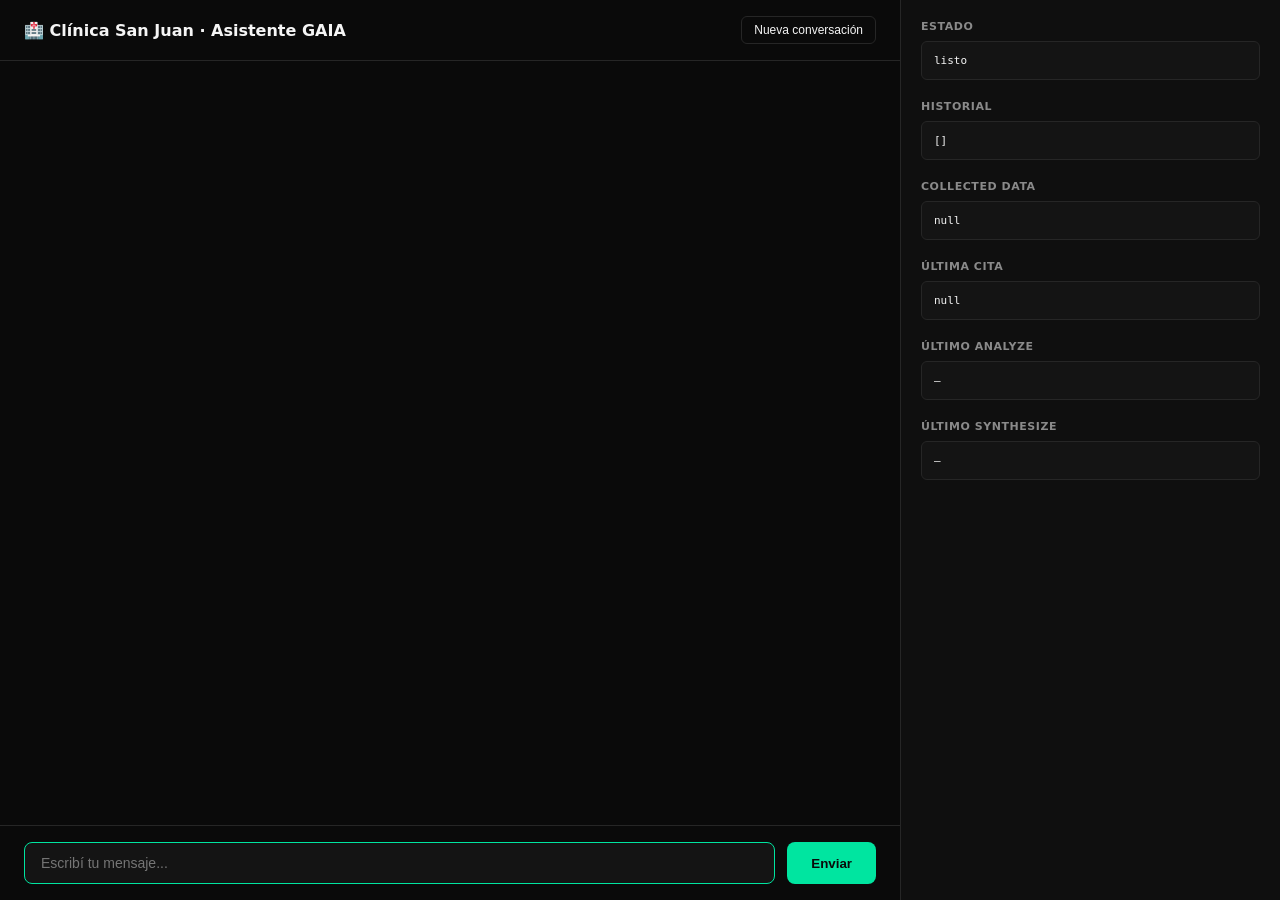
<file: examples/clinic_bot.html>
<!DOCTYPE html>
<html lang="es">
<head>
<meta charset="UTF-8">
<title>Clínica · GAIA Playground</title>
<style>
  * { box-sizing: border-box; margin: 0; padding: 0; }
  body {
    font-family: -apple-system, system-ui, sans-serif;
    background: #0A0A0A; color: #F5F5F5;
    height: 100vh; display: grid;
    grid-template-columns: 1fr 380px;
  }
  .chat { display: flex; flex-direction: column; height: 100vh; }
  .chat-header {
    padding: 16px 24px; border-bottom: 1px solid #262626;
    display: flex; justify-content: space-between; align-items: center;
  }
  .chat-header h1 { font-size: 16px; font-weight: 600; }
  .chat-header button {
    background: transparent; border: 1px solid #262626; color: #F5F5F5;
    padding: 6px 12px; border-radius: 6px; cursor: pointer; font-size: 12px;
  }
  .chat-header button:hover { background: #1A1A1A; }
  .messages { flex: 1; overflow-y: auto; padding: 24px; display: flex; flex-direction: column; gap: 12px; }
  .msg { max-width: 70%; padding: 12px 16px; border-radius: 12px; line-height: 1.5; font-size: 14px; white-space: pre-wrap; }
  .msg.user { align-self: flex-end; background: #00E5A0; color: #0A0A0A; }
  .msg.assistant { align-self: flex-start; background: #1A1A1A; }
  .msg.system { align-self: center; background: transparent; color: #8A8A8A; font-size: 11px; text-align: center; }
  .input-area { padding: 16px 24px; border-top: 1px solid #262626; display: flex; gap: 12px; }
  .input-area input {
    flex: 1; background: #141414; border: 1px solid #262626;
    color: #F5F5F5; padding: 12px 16px; border-radius: 8px; outline: none;
    font-size: 14px;
  }
  .input-area input:focus { border-color: #00E5A0; }
  .input-area button {
    background: #00E5A0; color: #0A0A0A; border: none;
    padding: 12px 24px; border-radius: 8px; font-weight: 600; cursor: pointer;
  }
  .input-area button:disabled { opacity: 0.5; cursor: not-allowed; }
  .sidebar { background: #0F0F0F; border-left: 1px solid #262626; overflow-y: auto; padding: 20px; }
  .sidebar h3 { font-size: 11px; text-transform: uppercase; color: #8A8A8A; margin: 20px 0 8px; letter-spacing: 0.05em; }
  .sidebar h3:first-child { margin-top: 0; }
  .sidebar pre {
    background: #141414; border: 1px solid #262626; padding: 12px;
    border-radius: 6px; font-family: ui-monospace, monospace; font-size: 11px;
    overflow-x: auto; white-space: pre-wrap; word-break: break-all;
    max-height: 200px; overflow-y: auto;
  }
</style>
</head>
<body>

<div class="chat">
  <div class="chat-header">
    <h1>🏥 Clínica San Juan · Asistente GAIA</h1>
    <button onclick="resetSession()">Nueva conversación</button>
  </div>
  <div class="messages" id="messages"></div>
  <div class="input-area">
    <input id="input" placeholder="Escribí tu mensaje..." onkeypress="if(event.key==='Enter') sendMessage()">
    <button id="sendBtn" onclick="sendMessage()">Enviar</button>
  </div>
</div>

<div class="sidebar">
  <h3>Estado</h3>
  <pre id="debug-state">listo</pre>
  <h3>Historial</h3>
  <pre id="debug-history">[]</pre>
  <h3>Collected Data</h3>
  <pre id="debug-collected">null</pre>
  <h3>Última cita</h3>
  <pre id="debug-appointment">null</pre>
  <h3>Último Analyze</h3>
  <pre id="debug-analyze">—</pre>
  <h3>Último Synthesize</h3>
  <pre id="debug-synthesize">—</pre>
</div>

<script>
// ---------- Estado del cliente ----------
let sessionId = crypto.randomUUID();
let history = [];
let collectedData = null;
let lastAppointment = null;

// ===================================================================
// CATÁLOGO DE FUNCIONES DEL CLIENTE
// ===================================================================
const CONTRACTS = {
  "create_appointment":     { required: ["date", "doctor"] },
  "cancel_appointment":     { required: ["appointment_id"] },
  "reschedule_appointment": { required: ["appointment_id", "date"] },
  "list_appointments":      { required: [] },
  "get_appointment":        { required: ["appointment_id"] },
  "list_appointments_by_patient": { required: ["patient"] },
  "list_my_appointments":   { required: [] },

  "list_doctors":           { required: [] },
  "list_doctors_by_specialty": { required: ["specialty"] },
  "get_doctor_schedule":    { required: ["doctor", "date"] },
  "get_doctor_info":        { required: ["doctor"] },
  "get_doctor_availability": { required: ["doctor"] },
  "list_specialties":       { required: [] },

  "search_patient":         { required: ["query"] },
  "get_patient":            { required: ["patient"] },
  "create_patient":         { required: ["name", "document"] },
  "update_patient":         { required: ["patient"] },
  "list_patients":          { required: [] },
  "get_patient_history":    { required: ["patient"] },

  "list_services":          { required: [] },
  "list_prices":            { required: [] },
  "get_service_price":      { required: ["service"] },
  "list_lab_studies":       { required: [] },
  "get_lab_result":         { required: ["study_id"] },
  "request_lab_study":      { required: ["patient", "study"] },

  "get_daily_billing":      { required: ["date"] },
  "get_monthly_billing":    { required: ["period"] },
  "get_patient_invoices":   { required: ["patient"] },
  "get_invoice":            { required: ["invoice_id"] },
  "list_unpaid_invoices":   { required: [] },

  "get_client_balance":     { required: ["client"] },
  "register_payment":       { required: ["invoice_id", "amount"] },
  "get_payment_methods":    { required: [] },

  "get_prescription":       { required: ["prescription_id"] },
  "list_patient_prescriptions": { required: ["patient"] },
  "send_prescription":      { required: ["patient", "medication"] },

  "get_availability":       { required: ["date"] },
  "get_availability_by_doctor": { required: ["doctor", "date"] },

  "get_clinic_info":        { required: [] },
  "get_clinic_location":    { required: [] },
  "get_clinic_hours":       { required: [] },
  "get_clinic_contact":     { required: [] },
  "get_clinic_services":    { required: [] },
  "get_clinic_insurance":   { required: [] },

  "list_clients":           { required: [] },
};

// ===================================================================
// ALIASES
// ===================================================================
const FUNCTION_ALIASES = {
  // "Mi cita"
  "query_appointment":            "list_my_appointments",
  "get_my_appointment":           "list_my_appointments",
  "get_my_appointments":          "list_my_appointments",
  "query_my_appointment":         "list_my_appointments",
  "when_is_my_appointment":       "list_my_appointments",
  "get_appointment_info":         "list_my_appointments",
  "get_appointment_details":      "list_my_appointments",
  "check_my_appointment":         "list_my_appointments",
  "get_next_appointment":         "list_my_appointments",
  "get_my_next_appointment":      "list_my_appointments",
  "query_next_appointment":       "list_my_appointments",
  "get_appointment_date":         "list_my_appointments",
  "get_my_appointment_date":      "list_my_appointments",
  "query_my_appointment_date":    "list_my_appointments",
  "check_appointment":            "list_my_appointments",
  "get_scheduled_appointment":    "list_my_appointments",

  // Precios
  "get_cost":                     "list_prices",
  "query_cost":                   "list_prices",
  "get_costs":                    "list_prices",
  "get_price":                    "list_prices",
  "query_price":                  "list_prices",
  "get_prices":                   "list_prices",
  "query_prices":                 "list_prices",
  "get_pricing":                  "list_prices",
  "query_pricing":                "list_prices",
  "get_fees":                     "list_prices",
  "query_fees":                   "list_prices",
  "get_rates":                    "list_prices",
  "get_tariff":                   "list_prices",
  "get_tarifas":                  "list_prices",
  "query_tarifas":                "list_prices",
  "get_costos":                   "list_prices",
  "query_costos":                 "list_prices",
  "get_precios":                  "list_prices",
  "query_precios":                "list_prices",

  // Clínica
  "get_location":                 "get_clinic_location",
  "query_location":               "get_clinic_location",
  "get_address":                  "get_clinic_location",
  "query_address":                "get_clinic_location",
  "where_is_clinic":              "get_clinic_location",
  "get_hours":                    "get_clinic_hours",
  "query_hours":                  "get_clinic_hours",
  "get_opening_hours":            "get_clinic_hours",
  "get_contact":                  "get_clinic_contact",
  "query_contact":                "get_clinic_contact",
  "get_phone":                    "get_clinic_contact",
  "get_clinic_phone":             "get_clinic_contact",
  "get_info":                     "get_clinic_info",
  "query_info":                   "get_clinic_info",
  "get_clinic_details":           "get_clinic_info",
  "get_insurance":                "get_clinic_insurance",
  "query_insurance":              "get_clinic_insurance",
  "list_insurance":               "get_clinic_insurance",

  // Disponibilidad
  "get_availability_date":        "get_doctor_availability",
  "get_availability_doctor":      "get_doctor_availability",
  "query_availability":           "get_doctor_availability",
  "get_doctor_availability_date": "get_doctor_availability",
  "check_doctor_availability":    "get_doctor_availability",

  // Existencia de doctor
  "check_doctor":                 "get_doctor_info",
  "query_doctor_existence":       "get_doctor_info",
  "check_doctor_exists":          "get_doctor_info",
  "doctor_exists":                "get_doctor_info",

  // Listas
  "get_doctors":                  "list_doctors",
  "query_doctors":                "list_doctors",
  "get_specialties":              "list_specialties",
  "query_specialties":            "list_specialties",
  "get_services":                 "list_services",
  "query_services":               "list_services",

  // Agendamiento
  "schedule_appointment":         "create_appointment",
  "book_appointment":             "create_appointment",
  "make_appointment":             "create_appointment",
};

// ===================================================================
// OVERRIDE: detección por palabras clave en el mensaje del usuario.
// Si el mensaje matchea un patrón, se fuerza la función, sin importar
// lo que el Planner haya inventado.
// ===================================================================
const KEYWORD_OVERRIDES = [
  // Mi cita
  { patterns: ["mi cita", "mi turno", "mis citas", "mis turnos",
               "mi proxima cita", "mi próxima cita", "mi siguiente cita",
               "cuando es mi", "cuándo es mi", "cuando tengo", "cuándo tengo",
               "que dia es mi", "qué día es mi", "que dia tengo", "qué día tengo",
               "cuando me toca", "cuándo me toca"],
    function: "list_my_appointments" },

  // Precios
  { patterns: ["cuanto cuesta", "cuánto cuesta", "cuanto sale", "cuánto sale",
               "cuanto vale", "cuánto vale", "cuanto es", "cuánto es",
               "precio", "precios", "tarifa", "tarifas", "costo", "costos",
               "cuanto cobran", "cuánto cobran"],
    function: "list_prices" },

  // Ubicación
  { patterns: ["donde queda", "dónde queda", "donde esta", "dónde está",
               "donde se encuentra", "dónde se encuentra", "ubicacion", "ubicación",
               "direccion", "dirección"],
    function: "get_clinic_location" },

  // Horarios
  { patterns: ["horario", "horarios", "a que hora abren", "a qué hora abren",
               "a que hora cierran", "a qué hora cierran", "cuando abren", "cuándo abren"],
    function: "get_clinic_hours" },

  // Contacto
  { patterns: ["telefono", "teléfono", "numero de telefono", "número de teléfono",
               "whatsapp", "email", "correo", "contacto"],
    function: "get_clinic_contact" },

  // Obras sociales
  { patterns: ["obra social", "obras sociales", "aceptan ips", "trabajan con ips",
               "convenio", "convenios", "cobertura", "seguro medico", "seguro médico"],
    function: "get_clinic_insurance" },

  // Doctores
  { patterns: ["que doctores", "qué doctores", "que medicos", "qué médicos",
               "lista de doctores", "lista de medicos", "lista de médicos"],
    function: "list_doctors" },

  // Especialidades
  { patterns: ["que especialidades", "qué especialidades", "especialidades"],
    function: "list_specialties" },

  // Servicios
  { patterns: ["que servicios", "qué servicios", "servicios que ofrecen"],
    function: "list_services" },

  // Info general
  { patterns: ["informacion de la clinica", "información de la clínica",
               "sobre la clinica", "sobre la clínica"],
    function: "get_clinic_info" },
];

function detectOverride(message) {
  const m = message.toLowerCase();
  for (const override of KEYWORD_OVERRIDES) {
    for (const pattern of override.patterns) {
      if (m.includes(pattern)) {
        return override.function;
      }
    }
  }
  return null;
}

// ===================================================================
// PLACEHOLDERS
// ===================================================================
const PLACEHOLDERS = new Set([
  "doctor", "médico", "medico", "paciente", "cliente", "usuario",
  "value", "valor", "dato", "unknown", "desconocido",
  "n/a", "na", "null", "undefined", "none", "ninguno",
  "specialty", "especialidad", "service", "servicio",
  "date", "fecha", "time", "hora", "name", "nombre",
  "location", "ubicacion", "ubicación", "lugar",
  "cost", "costo", "price", "precio",
]);

function isPlaceholder(value) {
  if (typeof value !== "string") return false;
  return PLACEHOLDERS.has(value.trim().toLowerCase());
}

function resolveFunctionName(name) {
  if (!name) return name;
  if (name in CONTRACTS) return name;
  if (name in FUNCTION_ALIASES) return FUNCTION_ALIASES[name];
  return name;
}

// ===================================================================
// ERP SIMULADO
// ===================================================================
function executeFunction(functionName, parameters) {
  console.log("[execute]", functionName, parameters);

  switch (functionName) {
    case "create_appointment": {
      lastAppointment = {
        id: "APT-" + Math.floor(1000 + Math.random() * 9000),
        date: parameters.date,
        doctor: parameters.doctor,
        status: "confirmada",
        createdAt: new Date().toISOString()
      };
      return `OK. Cita agendada para ${parameters.date} con el doctor ${parameters.doctor}. ID: ${lastAppointment.id}.`;
    }
    case "cancel_appointment":
      lastAppointment = null;
      return `OK. La cita ${parameters.appointment_id} fue cancelada.`;
    case "reschedule_appointment":
      if (lastAppointment) lastAppointment.date = parameters.date;
      return `OK. La cita ${parameters.appointment_id} fue reprogramada para ${parameters.date}.`;
    case "list_appointments":
      return "Próximas citas: Dr. Ramirez lunes 8:00, Dra. Lopez martes 10:00, Dr. Fernandez miércoles 15:00.";
    case "get_appointment":
      return `Cita ${parameters.appointment_id}: Dr. Ramirez, lunes 8:00, Consultorio 3.`;
    case "list_appointments_by_patient":
      return `El paciente ${parameters.patient} tiene 2 citas próximas: 20/10 y 27/10.`;
    case "list_my_appointments": {
      if (lastAppointment) {
        return `Tu próxima cita es el ${lastAppointment.date} con el doctor ${lastAppointment.doctor}. ID: ${lastAppointment.id}. Estado: ${lastAppointment.status}.`;
      }
      return "No tenés citas agendadas actualmente. ¿Querés agendar una?";
    }
    case "list_doctors":
      return "Dr. Ramirez (Cardiología), Dra. Lopez (Pediatría), Dr. Fernandez (Clínica Médica), Dra. Gimenez (Dermatología).";
    case "list_doctors_by_specialty":
      return `Especialistas en ${parameters.specialty}: Dr. Ramirez, Dra. Gimenez.`;
    case "get_doctor_schedule":
      return `El Dr. ${parameters.doctor} tiene disponibilidad los lunes y miércoles de 8:00 a 12:00.`;
    case "get_doctor_info":
      return `Sí, el Dr. ${parameters.doctor} existe en el sistema. Es especialista con 15 años de experiencia, atiende en el consultorio 3.`;
    case "get_doctor_availability":
      return `El Dr. ${parameters.doctor} tiene disponibilidad: lunes 8:00-12:00, miércoles 8:00-12:00, viernes 14:00-18:00.`;
    case "list_specialties":
      return "Cardiología, Pediatría, Clínica Médica, Dermatología, Traumatología, Ginecología.";
    case "search_patient":
      return `Encontré 1 paciente que coincide con "${parameters.query}": Juan Ramirez, CI 1.234.567.`;
    case "get_patient":
      return `Paciente ${parameters.patient}: Juan Ramirez, 45 años, obra social IPS.`;
    case "create_patient":
      return `OK. Paciente ${parameters.name} creado con documento ${parameters.document}.`;
    case "update_patient":
      return `OK. Datos del paciente ${parameters.patient} actualizados.`;
    case "list_patients":
      return "Total de pacientes activos: 1.240.";
    case "get_patient_history":
      return `El paciente ${parameters.patient} tiene 5 consultas previas. Última: 12/09/2026 (control).`;
    case "list_services":
      return "Servicios: Consultas médicas, Estudios de laboratorio, Vacunación, Ecografías, Rayos X, Urgencias.";
    case "list_prices":
      return "Precios generales: Consulta médica 50.000 Gs., Estudios de laboratorio 80.000 Gs., Vacunación 30.000 Gs., Ecografía 120.000 Gs., Rayos X 100.000 Gs., Urgencia 70.000 Gs.";
    case "get_service_price":
      return `El precio de "${parameters.service}" es 80.000 Gs.`;
    case "list_lab_studies":
      return "Estudios disponibles: Hemograma, Glucemia, Perfil lipídico, Orina completo, Radiografía de tórax.";
    case "get_lab_result":
      return `Estudio ${parameters.study_id}: Hemograma dentro de parámetros normales (12/10/2026).`;
    case "request_lab_study":
      return `OK. Solicitado estudio "${parameters.study}" para el paciente ${parameters.patient}.`;
    case "get_daily_billing":
      return "150000";
    case "get_monthly_billing":
      return "4500000";
    case "get_patient_invoices":
      return `El paciente ${parameters.patient} tiene 3 facturas: 50.000, 80.000 y 120.000 Gs.`;
    case "get_invoice":
      return `Factura ${parameters.invoice_id}: 50.000 Gs., pagada el 12/10/2026.`;
    case "list_unpaid_invoices":
      return "Hay 12 facturas impagas por un total de 850.000 Gs.";
    case "get_client_balance":
      return "500000";
    case "register_payment":
      return `OK. Pago registrado: ${parameters.amount} Gs. sobre la factura ${parameters.invoice_id}.`;
    case "get_payment_methods":
      return "Métodos aceptados: efectivo, transferencia, tarjeta de crédito, tarjeta de débito.";
    case "get_prescription":
      return `Receta ${parameters.prescription_id}: Ibuprofeno 400mg cada 8 horas por 3 días.`;
    case "list_patient_prescriptions":
      return `El paciente ${parameters.patient} tiene 2 recetas vigentes.`;
    case "send_prescription":
      return `OK. Receta de ${parameters.medication} enviada al paciente ${parameters.patient}.`;
    case "get_availability":
      return `Disponibilidad para ${parameters.date}: 8:00, 9:30, 11:00, 15:00, 16:30.`;
    case "get_availability_by_doctor":
      return `El Dr. ${parameters.doctor} tiene libre: 8:00, 9:30 y 15:00 el ${parameters.date}.`;
    case "get_clinic_info":
      return "Clínica San Juan — fundada en 1995, con más de 25 especialidades médicas. Atendemos de lunes a sábado de 7:00 a 20:00.";
    case "get_clinic_location":
      return "La Clínica San Juan está ubicada en Av. Mcal. López 1234, casi esquina Brasil, Asunción.";
    case "get_clinic_hours":
      return "Horarios de atención: Lunes a viernes de 7:00 a 20:00, sábados de 8:00 a 13:00. Urgencias 24 horas.";
    case "get_clinic_contact":
      return "Contacto: Teléfono (021) 234-5678, WhatsApp +595 981 123-456, email contacto@clinicasanjuan.com.py.";
    case "get_clinic_services":
      return "Ofrecemos consultas médicas, estudios de laboratorio, ecografías, rayos X, vacunación, y atención de urgencias.";
    case "get_clinic_insurance":
      return "Trabajamos con: IPS, Sanitas, Asismed, La Consolidada, y también atención particular.";
    case "list_clients":
      return '[{"name":"Juan Ramirez"},{"name":"Maria Lopez"},{"name":"Carlos Gimenez"}]';
    default:
      return `ERROR: función '${functionName}' no encontrada`;
  }
}

// ---------- Utilidades ----------
function now() { return new Date().toISOString(); }

function renderMessages() {
  const el = document.getElementById("messages");
  el.innerHTML = "";
  for (const m of history) {
    const div = document.createElement("div");
    div.className = "msg " + m.role;
    if (m.role === "assistant") {
      div.textContent = m.content || m.summary || "";
    } else {
      div.textContent = m.content;
    }
    el.appendChild(div);
  }
  el.scrollTop = el.scrollHeight;
  updateDebug();
}

function updateDebug() {
  document.getElementById("debug-history").textContent   = JSON.stringify(history, null, 2);
  document.getElementById("debug-collected").textContent = JSON.stringify(collectedData, null, 2);
  document.getElementById("debug-appointment").textContent = JSON.stringify(lastAppointment, null, 2);
}

function setState(s) {
  document.getElementById("debug-state").textContent = s;
}

function resetSession() {
  sessionId = crypto.randomUUID();
  history = [];
  collectedData = null;
  lastAppointment = null;
  document.getElementById("debug-analyze").textContent    = "—";
  document.getElementById("debug-synthesize").textContent = "—";
  renderMessages();
  setState("listo");
}

// ---------- Flujo principal ----------
async function sendMessage() {
  const input = document.getElementById("input");
  const btn = document.getElementById("sendBtn");
  const message = input.value.trim();
  if (!message) return;

  input.value = "";
  input.disabled = true;
  btn.disabled = true;

  history.push({ role: "user", content: message, timestamp: now() });
  renderMessages();

  try {
    setState("analizando...");
    const analysis = await postJSON("/v1/analyze", {
      session_id: sessionId,
      message,
      collected_data: collectedData,
      history: history.map(toLLMEntry),
      available_functions: Object.keys(CONTRACTS)
    });
    document.getElementById("debug-analyze").textContent = JSON.stringify(analysis, null, 2);

    // 1. OVERRIDE por palabras clave (máxima prioridad)
    const override = detectOverride(message);
    let resolvedFunction;
    if (override) {
      resolvedFunction = override;
      console.log("[override]", "forzado a:", resolvedFunction, "(Planner dijo:", analysis.function_name, ")");
    } else {
      resolvedFunction = resolveFunctionName(analysis.function_name);
      if (resolvedFunction !== analysis.function_name) {
        console.log("[alias]", analysis.function_name, "→", resolvedFunction);
      }
    }

    const mergedParams = {
      ...(collectedData?.parameters || {}),
      ...(analysis.parameters || {})
    };

    for (const key of Object.keys(mergedParams)) {
      if (isPlaceholder(mergedParams[key])) {
        console.log("[filter] descartado placeholder:", key, "=", mergedParams[key]);
        delete mergedParams[key];
      }
    }

    // Si hay override, forzamos que NO sea conversación
    const isConversation = !override && (
      analysis.intent.startsWith("conversation") || !resolvedFunction
    );

    const contract = CONTRACTS[resolvedFunction] || { required: [] };
    const missing = contract.required.filter(k => !(k in mergedParams));

    if (!isConversation) {
      collectedData = {
        intent: override ? resolvedFunction : analysis.intent,
        function_name: resolvedFunction,
        parameters: mergedParams,
        missing_slots: missing,
        status: missing.length === 0 ? "ready_to_execute" : "waiting_for_data"
      };
    } else {
      collectedData = null;
    }

    let rawData = "";
    let errorCode = "";
    const isKnown = resolvedFunction in CONTRACTS;

    if (!isConversation
        && missing.length === 0
        && resolvedFunction
        && isKnown) {
      setState("ejecutando función...");
      rawData = executeFunction(resolvedFunction, mergedParams);
      if (rawData.startsWith("ERROR:")) {
        errorCode = "execution_failed";
      }
    } else if (!isConversation
               && resolvedFunction
               && !isKnown) {
      setState("función desconocida: " + resolvedFunction);
      rawData = `ERROR: el sistema no tiene registrada la función '${resolvedFunction}'`;
      errorCode = "function_not_found";
    }

    setState("sintetizando...");
    const synth = await postJSON("/v1/synthesize", {
      session_id: sessionId,
      original_message: message,
      intent: override ? resolvedFunction : analysis.intent,
      function_name: resolvedFunction,
      parameters: mergedParams,
      missing_slots: missing,
      raw_data: rawData,
      error_code: errorCode,
      history: history.map(toLLMEntry)
    });
    document.getElementById("debug-synthesize").textContent = JSON.stringify(synth, null, 2);

    history.push({
      role: "assistant",
      content: synth.response,
      summary: synth.history_entry?.summary || "",
      timestamp: synth.history_entry?.timestamp || now()
    });
    if (history.length > 6) history = history.slice(-6);
    renderMessages();

    if (synth.mode === "respond" || synth.mode === "error" || synth.mode === "conversation") {
      collectedData = null;
    }

    setState("listo (" + synth.mode + ")");
  } catch (err) {
    history.push({ role: "system", content: "❌ Error: " + err.message, timestamp: now() });
    renderMessages();
    setState("error: " + err.message);
  } finally {
    input.disabled = false;
    btn.disabled = false;
    input.focus();
  }
}

function toLLMEntry(m) {
  if (m.role === "assistant") {
    return { role: "assistant", summary: m.summary || m.content, timestamp: m.timestamp };
  }
  return { role: m.role, content: m.content, timestamp: m.timestamp };
}

async function postJSON(url, body) {
  const res = await fetch(url, {
    method: "POST",
    headers: { "Content-Type": "application/json" },
    body: JSON.stringify(body)
  });
  if (!res.ok) throw new Error(`${res.status} ${await res.text()}`);
  return res.json();
}

// Init
renderMessages();
document.getElementById("input").focus();
</script>

</body>
</html>
</file>
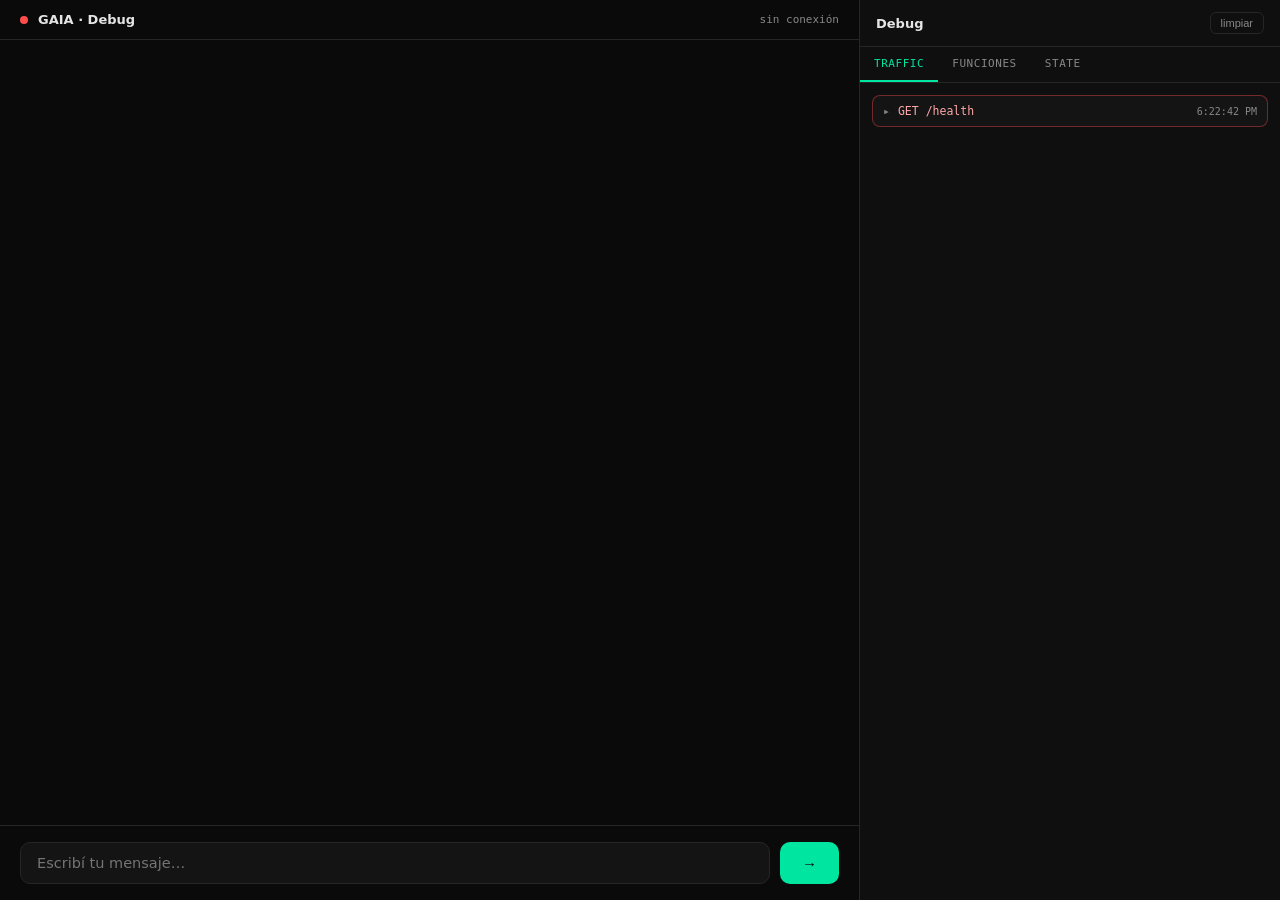
<file: examples/debug.html>
<!DOCTYPE html>
<html lang="es">
<head>
<meta charset="UTF-8">
<title>GAIA · Debug</title>
<style>
  *{box-sizing:border-box;margin:0;padding:0}
  :root{
    --bg:#0a0a0a;--panel:#0f0f0f;--card:#141414;--border:#262626;
    --text:#e5e5e5;--muted:#888;--accent:#00e5a0;--warn:#ffb347;--err:#ff4d4d;
    --blue:#60a5fa;--mono:ui-monospace,SFMono-Regular,monospace;
  }
  body{font-family:system-ui,sans-serif;background:var(--bg);color:var(--text);height:100dvh;overflow:hidden}
  .app{display:grid;grid-template-columns:1fr 420px;height:100dvh}
  @media(max-width:1100px){.app{grid-template-columns:1fr}.viewer{display:none}}

  /* ============ CHAT ============ */
  .chat{display:flex;flex-direction:column;height:100dvh;border-right:1px solid var(--border)}
  .head{padding:12px 20px;border-bottom:1px solid var(--border);display:flex;align-items:center;gap:10px;font-size:13px}
  .head .dot{width:8px;height:8px;border-radius:50%;background:var(--warn)}
  .head .dot.ok{background:var(--accent)}
  .head .dot.fail{background:var(--err)}
  .head b{flex:1}
  .head small{color:var(--muted);font-family:var(--mono);font-size:11px}

  .feed{flex:1;overflow-y:auto;padding:24px;display:flex;flex-direction:column;gap:24px}

  .turn{display:flex;flex-direction:column;gap:10px}

  .user-msg{background:linear-gradient(135deg,#00b37a,#00e5a0);color:#0a0a0a;padding:10px 14px;border-radius:12px;font-size:14px;font-weight:500;align-self:flex-end;max-width:70%;border-bottom-right-radius:4px}

  .card{background:#0d0d0d;border:1px solid var(--border);border-radius:8px;padding:10px 14px;font-family:var(--mono);font-size:12px;line-height:1.5}
  .card .title{font-size:9.5px;text-transform:uppercase;letter-spacing:.06em;color:#555;font-weight:600;margin-bottom:5px}
  .card .name{font-size:13px;color:var(--text);font-weight:600;word-break:break-word}
  .card .name.planner-name{color:var(--blue)}
  .card .name.synth-name{color:var(--accent)}
  .card .params{color:#9ca3af;font-size:11.5px;margin-top:3px;word-break:break-word}
  .card .sub{color:#6b7280;font-size:10.5px;margin-top:4px}

  .response{font-size:15px;line-height:1.6;color:var(--text);padding:8px 0 8px 14px;border-left:3px solid var(--accent);white-space:pre-wrap;word-wrap:break-word}
  .response.error{border-left-color:var(--err);color:#ffc9c9}

  .raw-box{margin-top:6px;padding:10px 12px;background:#080808;border:1px solid var(--border);border-radius:6px;font-family:var(--mono);font-size:11px;color:#c8c8c8;white-space:pre-wrap;word-break:break-word;max-height:220px;overflow-y:auto}
  .raw-label{font-size:9.5px;text-transform:uppercase;letter-spacing:.06em;color:#555;font-weight:600;margin-top:8px}

  .sys-msg{padding:8px 12px;border-radius:8px;font-family:var(--mono);font-size:12px;background:rgba(255,179,71,.08);border:1px solid rgba(255,179,71,.3);color:#ffd9a0;align-self:flex-start;max-width:80%}
  .sys-msg.err{background:rgba(255,77,77,.08);border-color:rgba(255,77,77,.3);color:#ffa8a8}

  .composer{display:flex;gap:10px;padding:16px 20px;border-top:1px solid var(--border)}
  .composer input{flex:1;background:var(--card);border:1px solid var(--border);color:var(--text);padding:12px 16px;border-radius:10px;font-size:14.5px;font-family:inherit}
  .composer input:focus{outline:none;border-color:var(--accent)}
  .composer button{background:var(--accent);color:#0a0a0a;border:none;padding:0 22px;border-radius:10px;font-weight:700;cursor:pointer;font-size:15px}
  .composer button:disabled{opacity:.4;cursor:not-allowed}

  /* ============ VISOR ============ */
  .viewer{background:var(--panel);display:flex;flex-direction:column;height:100dvh;overflow:hidden}
  .v-head{padding:12px 16px;border-bottom:1px solid var(--border);display:flex;align-items:center;gap:10px;font-size:13px}
  .v-head b{flex:1}
  .v-head button{background:none;border:1px solid var(--border);color:var(--muted);padding:4px 10px;border-radius:6px;font-size:11px;cursor:pointer}
  .v-head button:hover{border-color:var(--accent);color:var(--accent)}

  .v-tabs{display:flex;border-bottom:1px solid var(--border);overflow-x:auto}
  .v-tab{padding:10px 14px;background:none;border:none;color:var(--muted);font-size:11px;font-family:var(--mono);text-transform:uppercase;letter-spacing:.05em;cursor:pointer;border-bottom:2px solid transparent;white-space:nowrap}
  .v-tab.active{color:var(--accent);border-bottom-color:var(--accent)}

  .v-panel{flex:1;overflow-y:auto;padding:12px;display:none}
  .v-panel.active{display:block}

  /* State */
  .state-box{background:var(--card);border:1px solid var(--border);border-radius:8px;padding:12px;font-family:var(--mono);font-size:11.5px;margin-bottom:10px}
  .state-box .row{display:flex;justify-content:space-between;padding:3px 0}
  .state-box .row span{color:var(--muted)}
  .state-box pre{margin-top:8px;padding:8px;background:#0a0a0a;border-radius:5px;font-size:11px;color:#c8c8c8;white-space:pre-wrap;word-break:break-word}

  /* Funciones */
  .fn-item{background:var(--card);border:1px solid var(--border);border-radius:6px;padding:8px 10px;margin-bottom:5px;font-family:var(--mono);font-size:11.5px}
  .fn-item .fn-name{color:var(--accent);font-weight:600;word-break:break-word}
  .fn-item .fn-desc{color:#9ca3af;margin-top:2px;font-size:10.5px;line-height:1.4}
  .fn-item .fn-req{color:var(--warn);margin-top:3px;font-size:10px}
  .fn-item .fn-opt{color:var(--blue);margin-top:2px;font-size:10px}
  .fn-search{width:100%;background:var(--card);border:1px solid var(--border);color:var(--text);padding:8px 10px;border-radius:6px;font-family:var(--mono);font-size:11.5px;margin-bottom:10px}
  .fn-search:focus{outline:none;border-color:var(--accent)}
  .fn-count{color:var(--muted);font-size:10.5px;margin-bottom:8px;font-family:var(--mono)}

  /* Traffic */
  .entry{background:var(--card);border:1px solid var(--border);border-radius:8px;margin-bottom:8px;overflow:hidden;font-family:var(--mono);font-size:11.5px}
  .entry.err{border-color:rgba(255,77,77,.4)}
  .entry summary{padding:8px 10px;cursor:pointer;display:flex;gap:8px;align-items:center;list-style:none}
  .entry summary::-webkit-details-marker{display:none}
  .entry summary::before{content:'▸';color:var(--muted);flex-shrink:0}
  .entry[open] summary::before{content:'▾'}
  .entry .path{flex:1;color:var(--accent);overflow:hidden;text-overflow:ellipsis;white-space:nowrap}
  .entry.err .path{color:#ffa8a8}
  .entry .time{color:var(--muted);font-size:10px}
  .entry .body{padding:0 10px 10px;border-top:1px solid var(--border)}
  .entry h5{font-size:9.5px;color:var(--muted);text-transform:uppercase;margin:8px 0 4px;font-weight:600;letter-spacing:.05em}
  .entry pre{background:#0a0a0a;border-radius:5px;padding:8px;font-size:11px;overflow:auto;max-height:200px;white-space:pre-wrap;word-break:break-word;color:#c8c8c8}
  .copy-bar{display:flex;gap:6px;margin-top:8px}
  .copy-btn{background:var(--bg);border:1px solid var(--border);color:var(--muted);padding:5px 10px;border-radius:6px;font-family:var(--mono);font-size:10px;cursor:pointer}
  .copy-btn:hover{border-color:var(--accent);color:var(--accent)}
  .copy-btn.ok{border-color:var(--accent);color:var(--accent)}

  .empty{color:var(--muted);text-align:center;padding:30px;font-size:12px}

  ::-webkit-scrollbar{width:8px;height:8px}
  ::-webkit-scrollbar-track{background:var(--bg)}
  ::-webkit-scrollbar-thumb{background:var(--border);border-radius:4px}
</style>
</head>
<body>

<div class="app">

  <div class="chat">
    <div class="head">
      <span class="dot" id="dot"></span>
      <b>GAIA · Debug</b>
      <small id="conn">conectando…</small>
    </div>
    <div class="feed" id="feed"></div>
    <form class="composer" id="form">
      <input id="q" placeholder="Escribí tu mensaje…" autocomplete="off">
      <button id="btn" type="submit">→</button>
    </form>
  </div>

  <aside class="viewer">
    <div class="v-head">
      <b>Debug</b>
      <button onclick="TRAFFIC.clear()">limpiar</button>
    </div>
    <div class="v-tabs">
      <button class="v-tab active" data-tab="traffic">Traffic</button>
      <button class="v-tab" data-tab="functions">Funciones</button>
      <button class="v-tab" data-tab="state">State</button>
    </div>
    <div class="v-panel active" id="panel-traffic"></div>
    <div class="v-panel" id="panel-functions">
      <input class="fn-search" id="fnSearch" placeholder="Buscar función…" autocomplete="off">
      <div class="fn-count" id="fnCount"></div>
      <div id="fnList"></div>
    </div>
    <div class="v-panel" id="panel-state"></div>
  </aside>

</div>

<script>
/* ============================================================
   CONFIG
============================================================ */
const BASE = localStorage.getItem('gaia_url') || 'http://localhost:8080';
const MAX_TURNS = 3;                          // turnos completos
const MAX_HISTORY = MAX_TURNS * 2;            // user + assistant por turno

const S = {
  sessionId: crypto.randomUUID(),
  pendingFunction: null,
  dataSlots: null,
  history: [],
  busy: false,
};

/* ============================================================
   TRAFFIC
============================================================ */
const TRAFFIC = {
  entries: [],
  push(method, path, req, res, ok = true){
    this.entries.unshift({ method, path, req, res, ok, ts: new Date() });
    this.render();
  },
  clear(){ this.entries = []; this.render(); },
  render(){
    const w = document.getElementById('panel-traffic');
    if(!this.entries.length){ w.innerHTML = '<p class="empty">Sin tráfico</p>'; return; }
    w.innerHTML = this.entries.map((e, i) => `
      <details class="entry ${e.ok ? '' : 'err'}" data-idx="${i}">
        <summary>
          <span class="path">${e.method} ${e.path}</span>
          <span class="time">${e.ts.toLocaleTimeString()}</span>
        </summary>
        <div class="body">
          <h5>Request</h5>
          <pre>${e.req ? JSON.stringify(e.req, null, 2) : '(vacío)'}</pre>
          <h5>Response</h5>
          <pre>${e.res ? JSON.stringify(e.res, null, 2) : '(vacío)'}</pre>
          <div class="copy-bar">
            <button class="copy-btn" data-copy="req" data-idx="${i}">Copiar request</button>
            <button class="copy-btn" data-copy="res" data-idx="${i}">Copiar response</button>
            <button class="copy-btn" data-copy="both" data-idx="${i}">Copiar todo</button>
          </div>
        </div>
      </details>
    `).join('');

    // Wire de botones
    w.querySelectorAll('.copy-btn').forEach(btn => {
      btn.onclick = (ev) => {
        ev.preventDefault();
        ev.stopPropagation();
        const entry = TRAFFIC.entries[parseInt(btn.dataset.idx)];
        const what = btn.dataset.copy;
        let payload;
        if(what === 'req'){
          payload = entry.req ? JSON.stringify(entry.req, null, 2) : '(vacío)';
        } else if(what === 'res'){
          payload = entry.res ? JSON.stringify(entry.res, null, 2) : '(vacío)';
        } else {
          payload =
            `// ${entry.method} ${entry.path} · ${entry.ts.toLocaleString()}\n` +
            `// REQUEST\n${entry.req ? JSON.stringify(entry.req, null, 2) : '(vacío)'}\n\n` +
            `// RESPONSE\n${entry.res ? JSON.stringify(entry.res, null, 2) : '(vacío)'}`;
        }
        copyToClipboard(payload).then(() => {
          const original = btn.textContent;
          btn.textContent = '✔ Copiado';
          btn.classList.add('ok');
          setTimeout(() => {
            btn.textContent = original;
            btn.classList.remove('ok');
          }, 1400);
        });
      };
    });
  }
};

async function copyToClipboard(text){
  try{
    await navigator.clipboard.writeText(text);
    return true;
  } catch(e){
    const ta = document.createElement('textarea');
    ta.value = text;
    document.body.appendChild(ta);
    ta.select();
    try{ document.execCommand('copy'); }catch{}
    ta.remove();
    return true;
  }
}

/* ============================================================
   STATE
============================================================ */
function renderState(){
  const slots = S.dataSlots ? JSON.stringify(S.dataSlots, null, 1) : '—';
  const turns = Math.floor(S.history.length / 2);
  document.getElementById('panel-state').innerHTML = `
    <div class="state-box">
      <div class="row"><span>función pendiente</span><b>${S.pendingFunction || '—'}</b></div>
      <div class="row"><span>turnos</span><b>${turns}/${MAX_TURNS}</b></div>
      <div class="row"><span>entradas</span><b>${S.history.length}/${MAX_HISTORY}</b></div>
      <div class="row"><span>sesión</span><b>${S.sessionId.slice(0,8)}</b></div>
      <div style="margin-top:8px;color:var(--muted);font-size:10px;text-transform:uppercase;letter-spacing:.05em">data_slots</div>
      <pre>${slots}</pre>
    </div>`;
}

/* ============================================================
   CATÁLOGO
============================================================ */
const CATALOG = window.CATALOG || {
  obtener_facturacion_diaria: {
    description: 'Facturación de un día',
    required: ['fecha'], optional: {},
    execute: (p) => JSON.stringify({type:'single',label:'facturación del día '+p.fecha,data:7075000,meta:{unit:'Gs'}})
  },
  obtener_facturacion_periodo: {
    description: 'Facturación de un período',
    required: ['periodo'], optional: {},
    execute: (p) => JSON.stringify({type:'single',label:'facturación '+p.periodo,data:126825000,meta:{unit:'Gs'}})
  },
  agendar_reunion: {
    description: 'Agenda una reunión',
    required: ['doctor','fecha'], optional: {},
    execute: (p) => JSON.stringify({type:'single',label:'reunión agendada',data:{doctor:p.doctor,fecha:p.fecha}})
  },
  obtener_saludo: {
    description: 'Saludo inicial',
    required: [], optional: {},
    execute: () => JSON.stringify({type:'single',label:'saludo',data:'Hola'})
  }
};
const ALIASES = window.FUNCTION_ALIASES || {};

/* ============================================================
   FUNCIONES TAB
============================================================ */
function renderFunctions(filter = ''){
  const list = document.getElementById('fnList');
  const count = document.getElementById('fnCount');
  const q = filter.toLowerCase().trim();

  const entries = Object.entries(CATALOG);
  const filtered = q
    ? entries.filter(([name, fn]) =>
        name.toLowerCase().includes(q) ||
        (fn.description || '').toLowerCase().includes(q))
    : entries;

  count.textContent = `${filtered.length} de ${entries.length} funciones`;

  if(!filtered.length){ list.innerHTML = '<p class="empty">Sin resultados</p>'; return; }

  list.innerHTML = filtered.map(([name, fn]) => {
    const req = (fn.required || []).length ? `required: ${fn.required.join(', ')}` : '';
    const opt = Object.keys(fn.optional || {}).length ? `optional: ${Object.keys(fn.optional).join(', ')}` : '';
    return `
      <div class="fn-item">
        <div class="fn-name">${escapeHtml(name)}</div>
        ${fn.description ? `<div class="fn-desc">${escapeHtml(fn.description)}</div>` : ''}
        ${req ? `<div class="fn-req">${escapeHtml(req)}</div>` : ''}
        ${opt ? `<div class="fn-opt">${escapeHtml(opt)}</div>` : ''}
      </div>`;
  }).join('');
}

document.getElementById('fnSearch').addEventListener('input', e => renderFunctions(e.target.value));

/* ============================================================
   TABS
============================================================ */
document.querySelectorAll('.v-tab').forEach(t => {
  t.onclick = () => {
    document.querySelectorAll('.v-tab').forEach(x => x.classList.remove('active'));
    document.querySelectorAll('.v-panel').forEach(x => x.classList.remove('active'));
    t.classList.add('active');
    document.getElementById('panel-' + t.dataset.tab).classList.add('active');
  };
});

/* ============================================================
   API
============================================================ */
async function api(method, path, body){
  try{
    const res = await fetch(BASE + path, {
      method,
      headers: body ? { 'Content-Type': 'application/json' } : {},
      body: body ? JSON.stringify(body) : undefined
    });
    const json = await res.json();
    TRAFFIC.push(method, path, body, json, res.ok);
    if(!res.ok) throw new Error(json.error || 'HTTP ' + res.status);
    return json;
  } catch(e){
    if(!e.message.includes('HTTP')) TRAFFIC.push(method, path, body, { error: e.message }, false);
    throw e;
  }
}

/* ============================================================
   FEED
============================================================ */
const feed = document.getElementById('feed');
function scrollDown(){ feed.scrollTop = feed.scrollHeight; }

function escapeHtml(s){
  return String(s ?? '').replace(/[&<>"']/g, c => ({'&':'&amp;','<':'&lt;','>':'&gt;','"':'&quot;',"'":'&#39;'}[c]));
}

function addUser(text){
  const d = document.createElement('div');
  d.className = 'user-msg';
  d.textContent = text;
  feed.appendChild(d);
  scrollDown();
}

function addTurn(analysis, synth, rawData){
  const wrap = document.createElement('div');
  wrap.className = 'turn';

  if(analysis){
    const p = document.createElement('div');
    p.className = 'card';
    const func = analysis.function_name || '(sin función)';
    const params = analysis.parameters && Object.keys(analysis.parameters).length
      ? JSON.stringify(analysis.parameters)
      : '{}';
    p.innerHTML = `
      <div class="title">Analyzer</div>
      <div class="name planner-name">${escapeHtml(func)}</div>
      <div class="params">${escapeHtml(params)}</div>
      <div class="sub">${escapeHtml(analysis.intent || '—')} · conf ${analysis.confidence ?? '—'}</div>
    `;
    wrap.appendChild(p);
  }

  if(synth){
    const s = document.createElement('div');
    s.className = 'card';
    const modeClass = synth.mode === 'error' ? ' error' : '';
    let html = `
      <div class="title">Synthesizer</div>
      <div class="name synth-name">${escapeHtml(synth.mode || '—')}</div>
    `;
    html += `<div class="response${modeClass}" style="margin-top:6px">${escapeHtml(synth.response || '')}</div>`;
    if(rawData){
      let body = rawData;
      try{ body = JSON.stringify(JSON.parse(rawData), null, 2); } catch(e){}
      html += `<div class="raw-label">raw_data</div><div class="raw-box">${escapeHtml(body)}</div>`;
    }
    s.innerHTML = html;
    wrap.appendChild(s);
  }

  feed.appendChild(wrap);
  scrollDown();
}

function addSys(text, isErr){
  const d = document.createElement('div');
  d.className = 'sys-msg' + (isErr ? ' err' : '');
  d.textContent = text;
  feed.appendChild(d);
  scrollDown();
}

/* ============================================================
   TURNO
============================================================ */
async function turn(message){
  if(S.busy) return;
  S.busy = true;
  document.getElementById('btn').disabled = true;
  document.getElementById('q').disabled = true;
  addUser(message);

  let analysis = null, synth = null, rawData = null;

  try{
    const analyzeReq = {
      session_id: S.sessionId,
      message,
      function_name: S.pendingFunction || '',
      data_slots: S.dataSlots || {},
      history: S.history.slice(-MAX_HISTORY)
    };
    analysis = await api('POST', '/v1/analyze', analyzeReq);

    const intent = analysis.intent || '';
    const fName = (analysis.function_name || '').trim();
    const isConv = analysis.is_conversational === true;

    if(isConv){
      const synthReq = {
        original_message: message, intent,
        is_conversational: true,
        function_name: fName || 'obtener_conversacion',
        parameters: analysis.parameters || {},
        data_slots: {},
        confidence: analysis.confidence,
        history: S.history.slice(-MAX_HISTORY)
      };
      synth = await api('POST', '/v1/synthesize', synthReq);
      addTurn(analysis, synth, null);
      finalize(message, synth);
      return;
    }

    const resolved = ALIASES[fName] || fName;
    const fn = CATALOG[resolved];

    if(!fn){
      const synthReq = {
        original_message: message, intent,
        is_conversational: false,
        function_name: fName,
        parameters: analysis.parameters || {},
        data_slots: {},
        error_code: 'function_not_found',
        confidence: analysis.confidence,
        history: S.history.slice(-MAX_HISTORY)
      };
      synth = await api('POST', '/v1/synthesize', synthReq);
      addTurn(analysis, synth, null);
      finalize(message, synth);
      return;
    }

    const merged = { ...(S.dataSlots || {}), ...(analysis.parameters || {}) };
    const params = {};
    for(const [k,v] of Object.entries(merged)){
      if(v !== null && v !== undefined && v !== '') params[k] = v;
    }

    let normParams = params;
    try{
      const nres = await api('POST', '/v1/normalize', { parameters: params });
      if(nres?.parameters) normParams = nres.parameters;
    } catch(e){}

    const slots = {};
    for(const k of fn.required || []) slots[k] = normParams[k] ?? null;
    for(const k of Object.keys(fn.optional || {})) if(normParams[k] !== undefined) slots[k] = normParams[k];

    const missing = (fn.required || []).filter(k => slots[k] == null);
    if(missing.length){
      S.pendingFunction = resolved;
      S.dataSlots = slots;
      renderState();
      const synthReq = {
        original_message: message, intent,
        is_conversational: false,
        function_name: resolved,
        parameters: normParams,
        data_slots: slots,
        confidence: analysis.confidence,
        history: S.history.slice(-MAX_HISTORY)
      };
      synth = await api('POST', '/v1/synthesize', synthReq);
      addTurn(analysis, synth, null);
      finalize(message, synth);
      return;
    }

    let errorCode = null;
    try{ rawData = await fn.execute(normParams); }
    catch(e){ errorCode = 'execution_failed'; rawData = 'ERROR: ' + e.message; }

    S.pendingFunction = null;
    S.dataSlots = null;
    renderState();

    const synthReq = {
      original_message: message, intent,
      is_conversational: false,
      function_name: resolved,
      parameters: normParams,
      data_slots: {},
      raw_data: String(rawData),
      confidence: analysis.confidence,
      history: S.history.slice(-MAX_HISTORY)
    };
    if(errorCode) synthReq.error_code = errorCode;
    synth = await api('POST', '/v1/synthesize', synthReq);
    addTurn(analysis, synth, rawData);
    finalize(message, synth);

  } catch(e){
    addSys('❌ ' + (e.message || 'Error'), true);
  } finally {
    S.busy = false;
    document.getElementById('btn').disabled = false;
    document.getElementById('q').disabled = false;
    document.getElementById('q').focus();
    renderState();
  }
}

function finalize(userMessage, synth){
  S.history.push({ role:'user', content: userMessage, timestamp: new Date().toISOString() });
  if(synth.history_entry) S.history.push(synth.history_entry);
  S.history = S.history.slice(-MAX_HISTORY);
  renderState();
}

/* ============================================================
   EVENTOS
============================================================ */
document.getElementById('form').addEventListener('submit', e => {
  e.preventDefault();
  const v = document.getElementById('q').value.trim();
  if(v){ document.getElementById('q').value = ''; turn(v); }
});

/* ============================================================
   INIT
============================================================ */
renderFunctions();
renderState();

(async () => {
  const dot = document.getElementById('dot'), conn = document.getElementById('conn');
  try{
    const h = await api('GET', '/health');
    dot.className = 'dot ok';
    conn.textContent = `${h.name} v${h.version}`;
  } catch {
    dot.className = 'dot fail';
    conn.textContent = 'sin conexión';
  }
})();
</script>
</body>
</html>
</file>
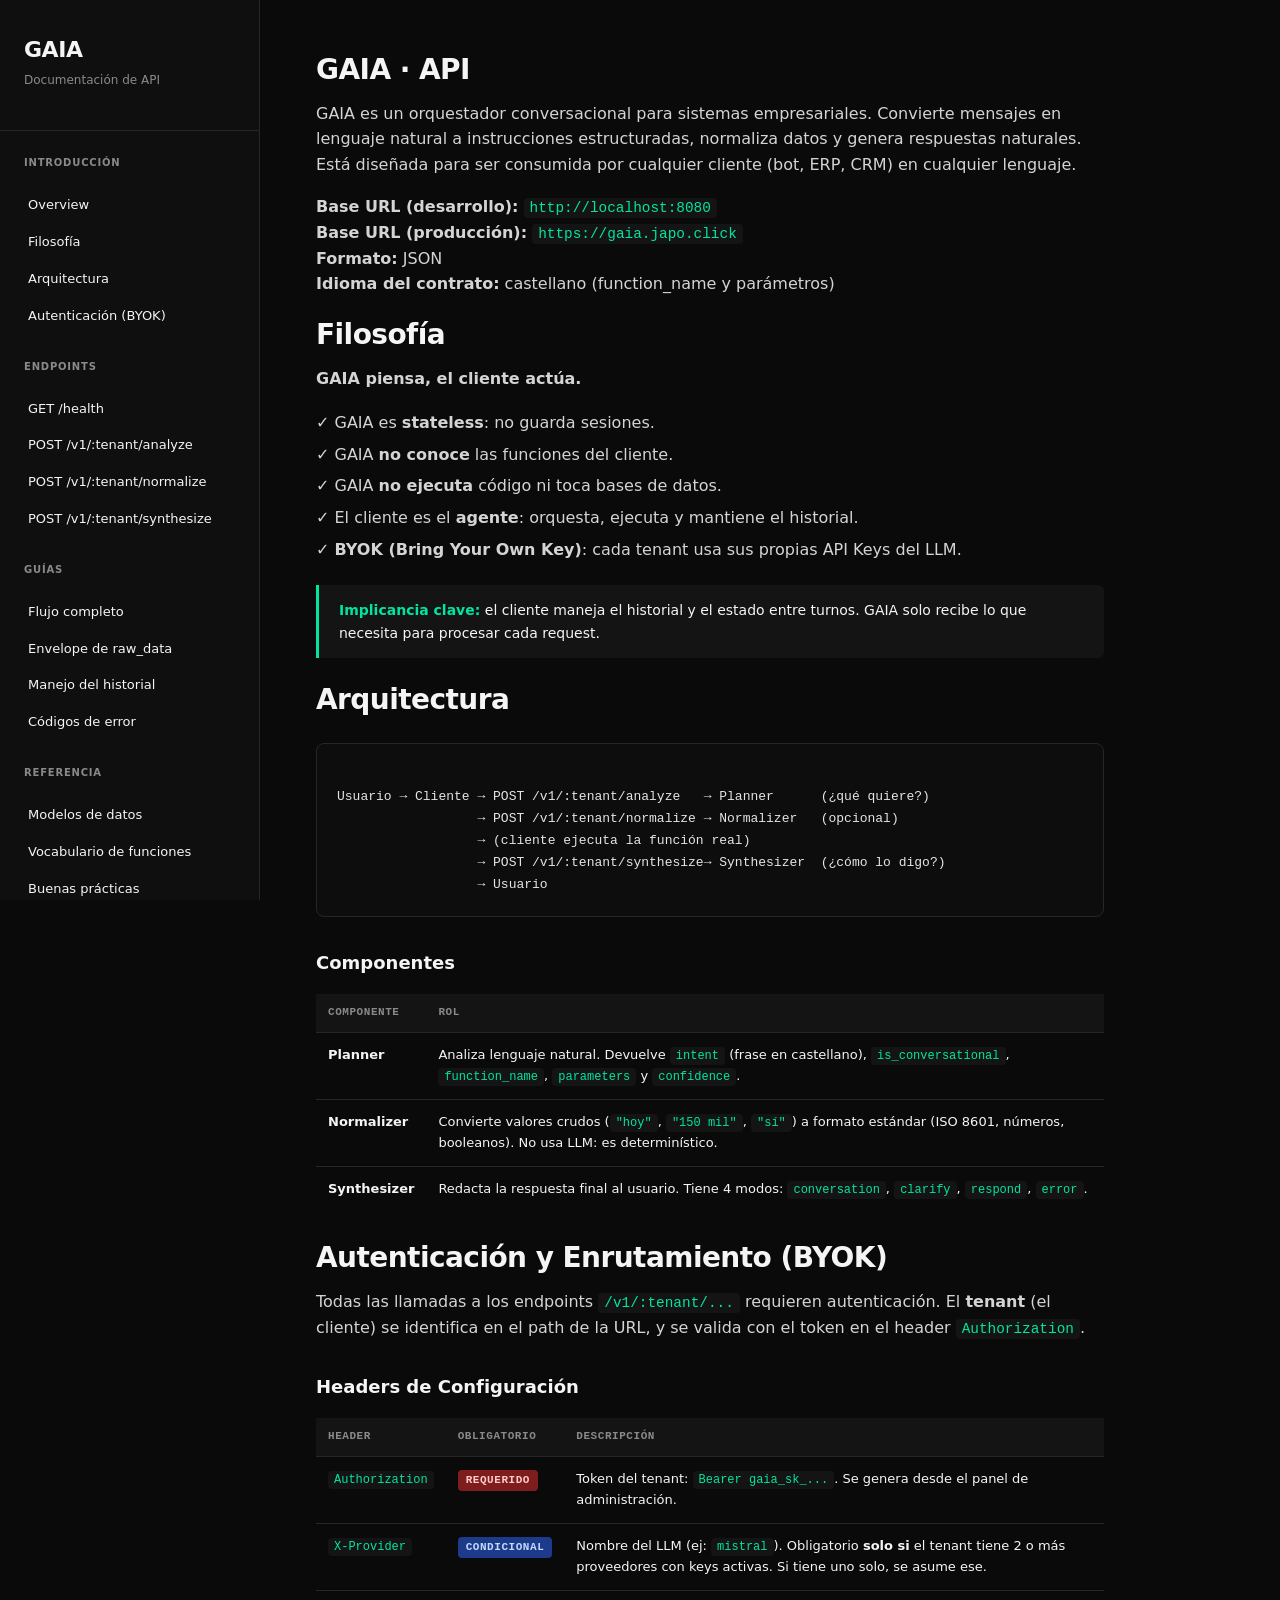
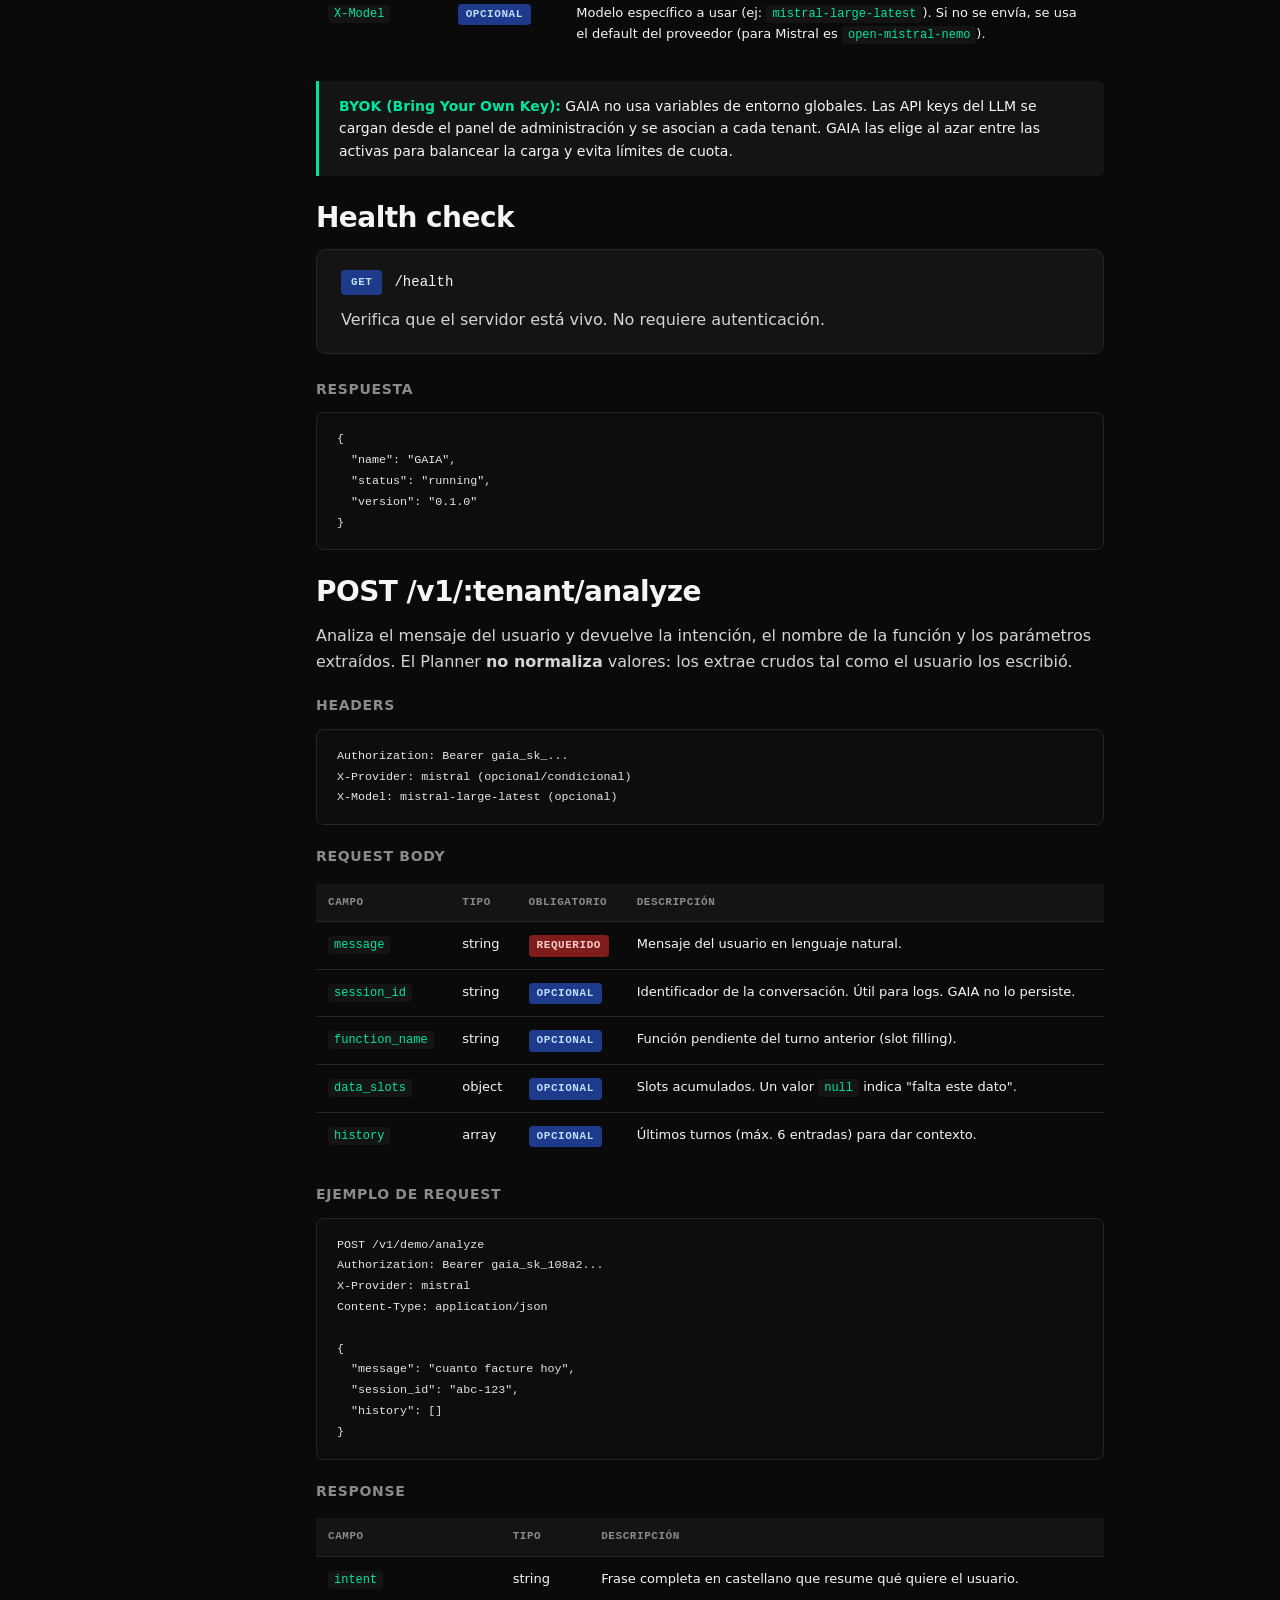
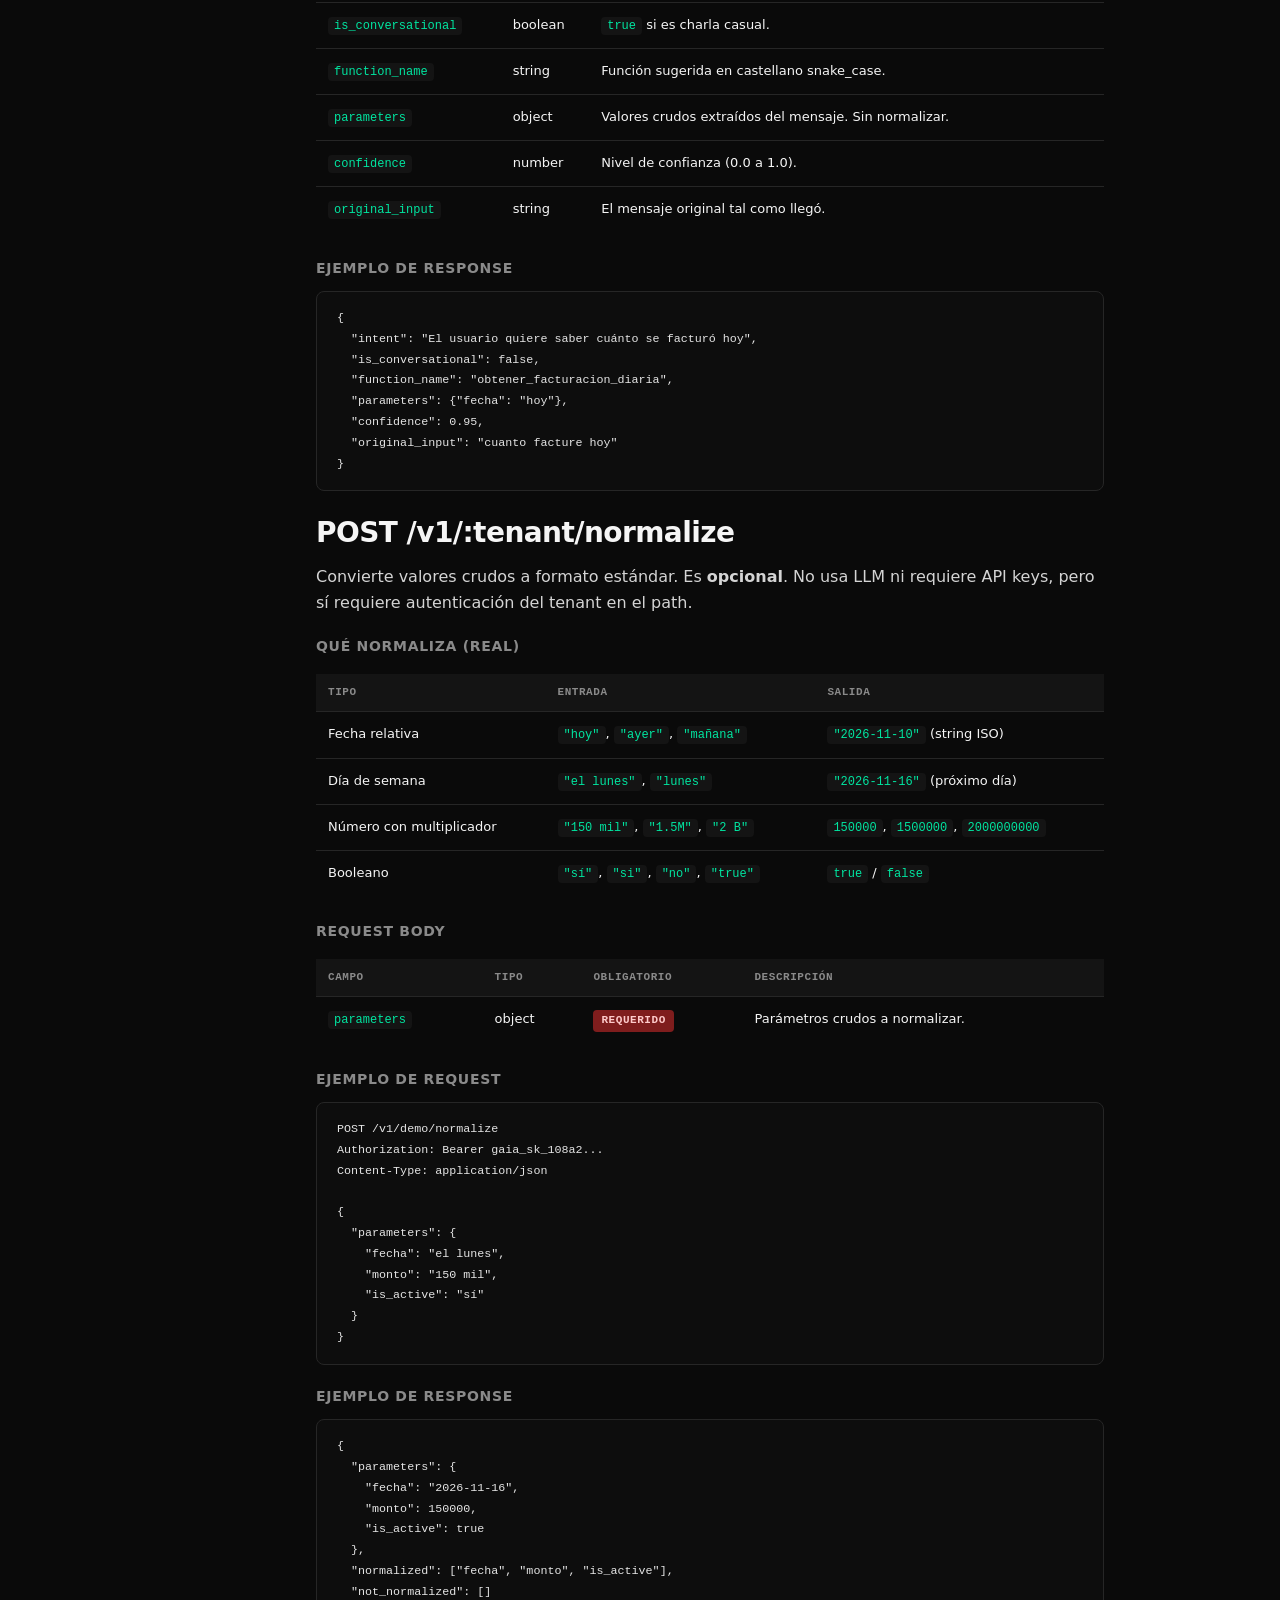
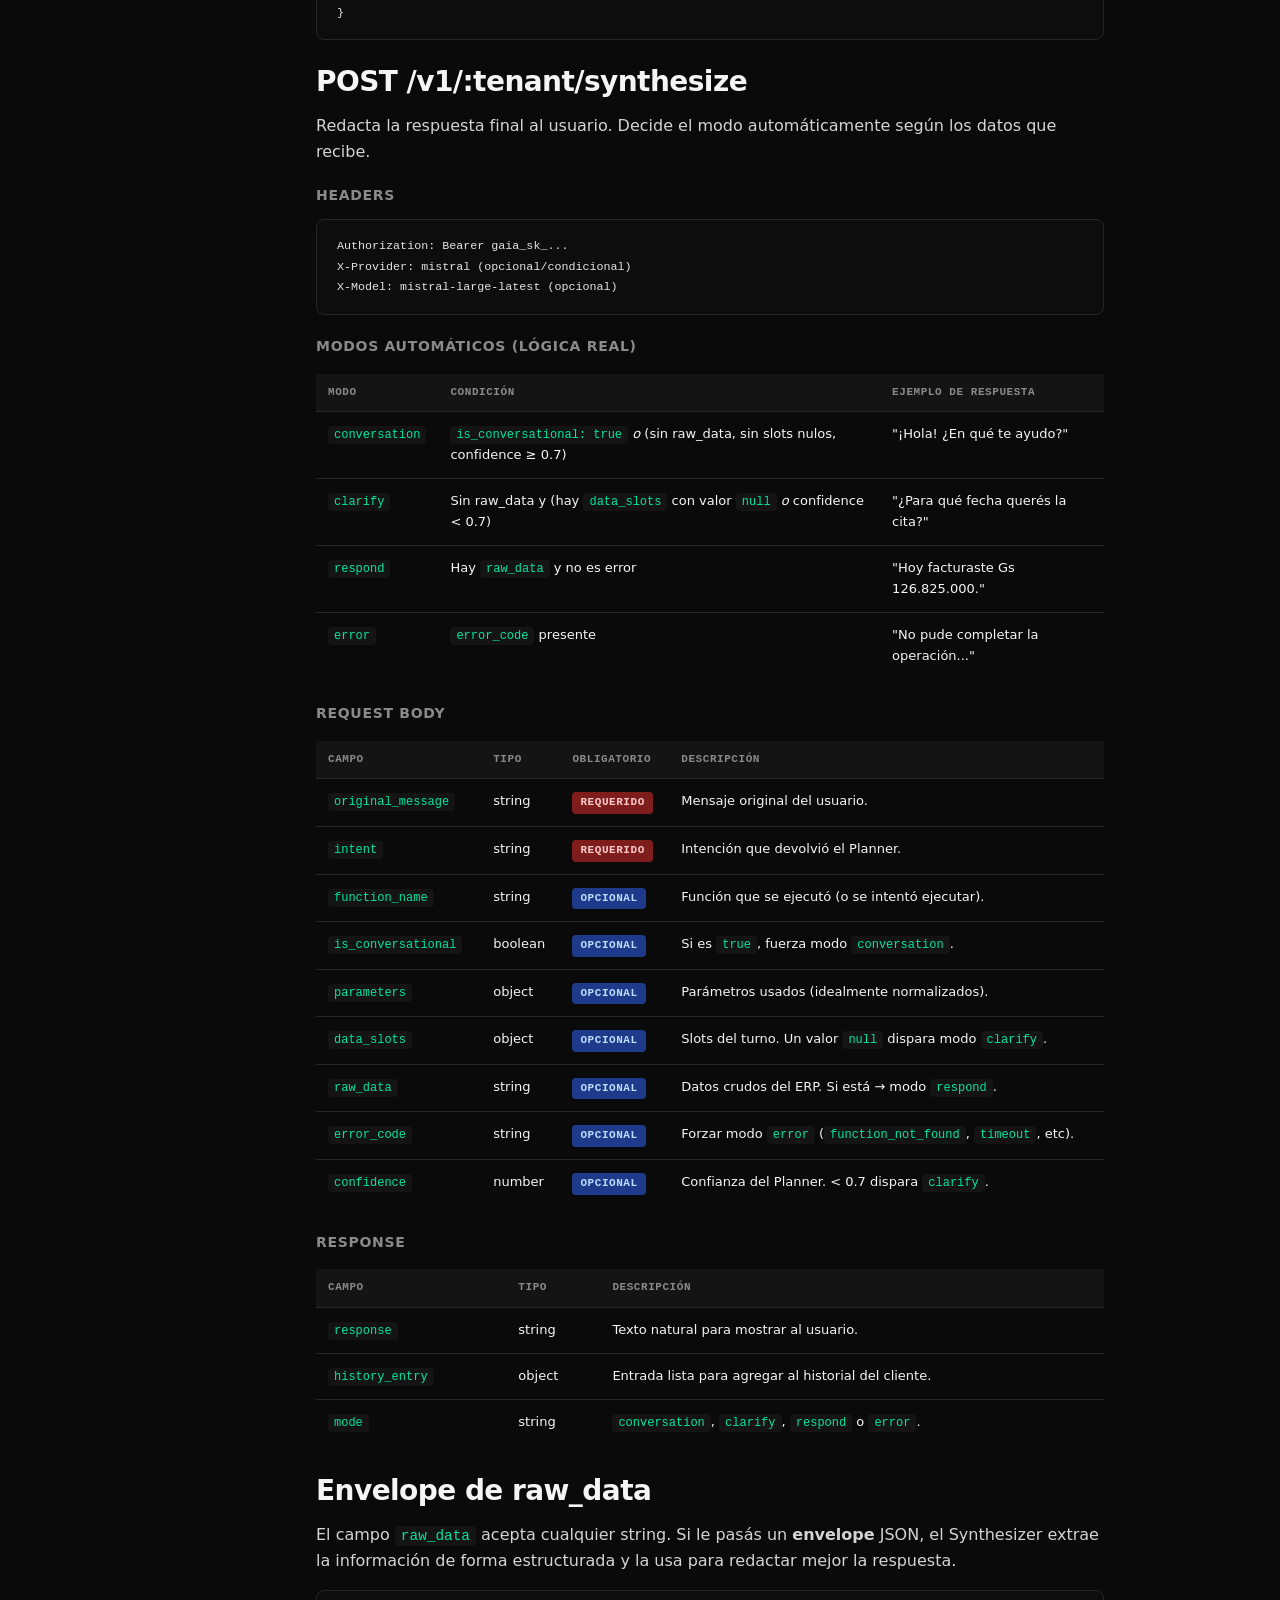
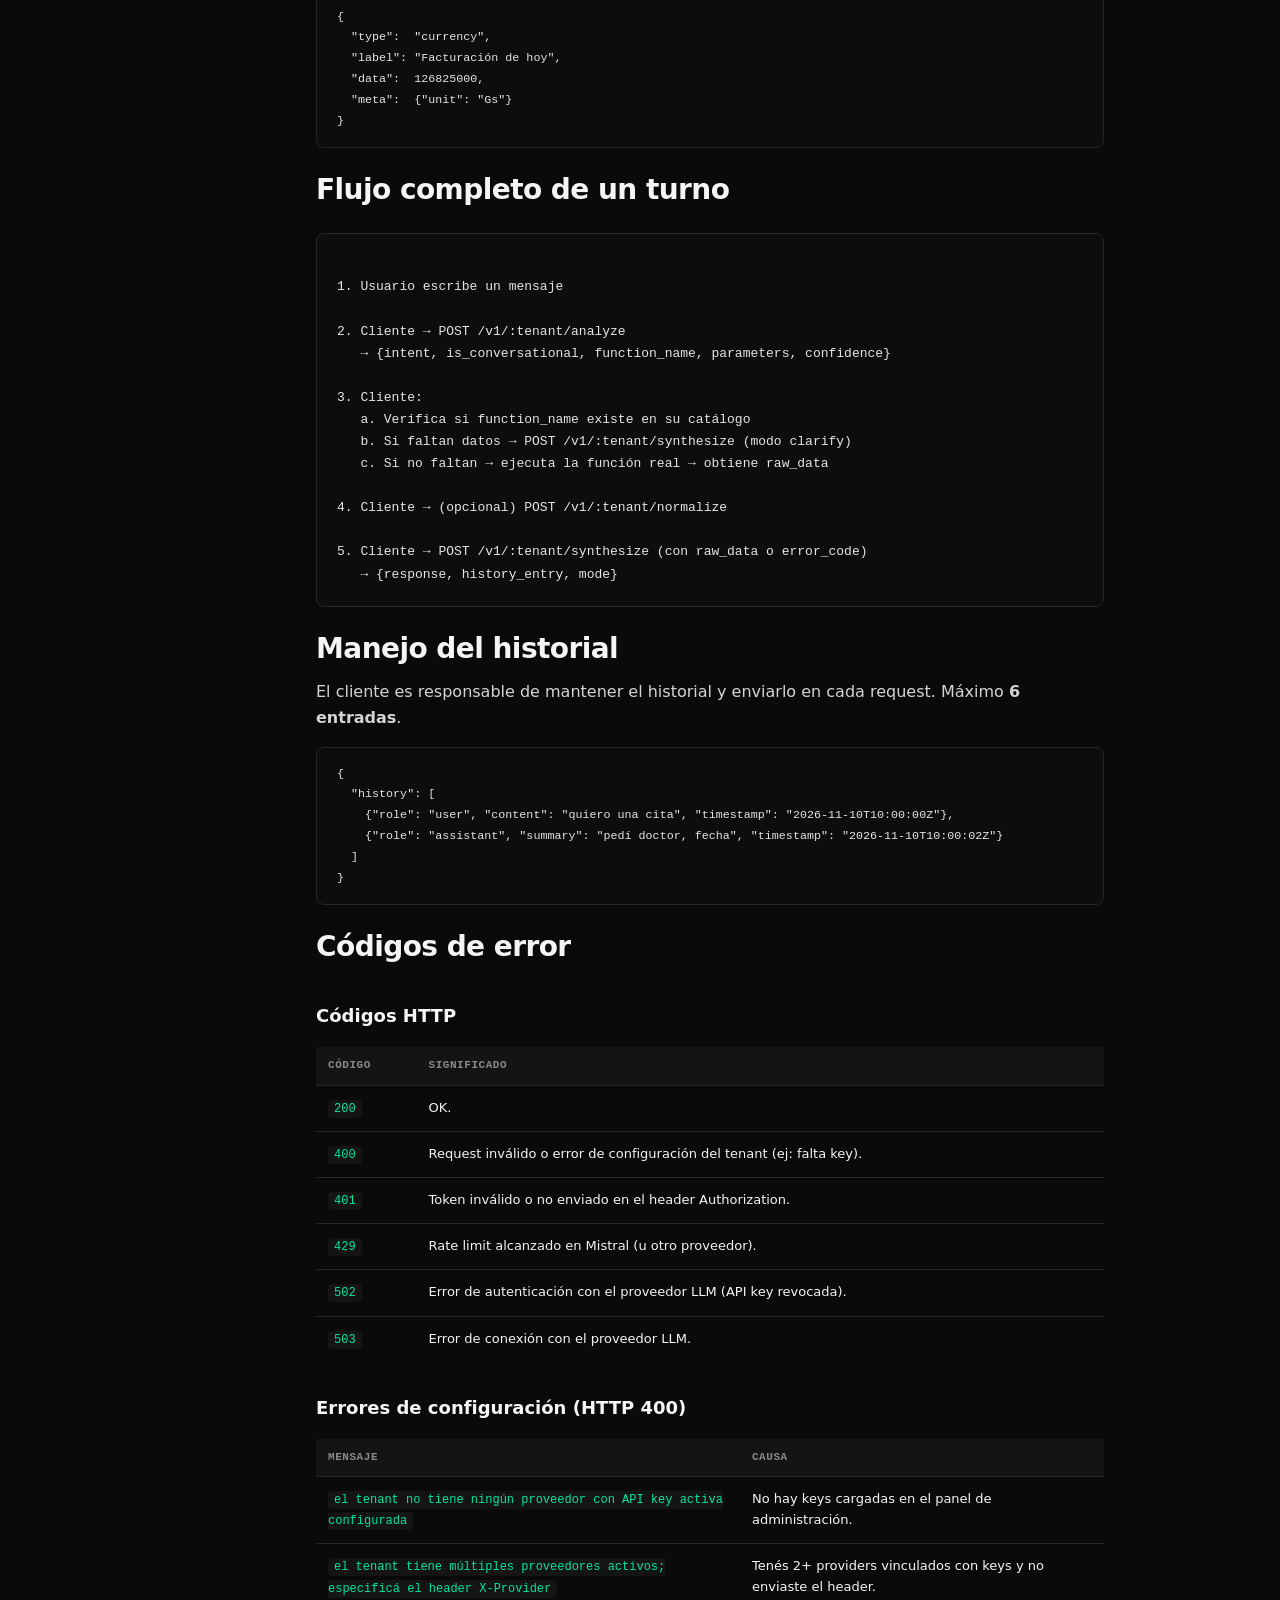
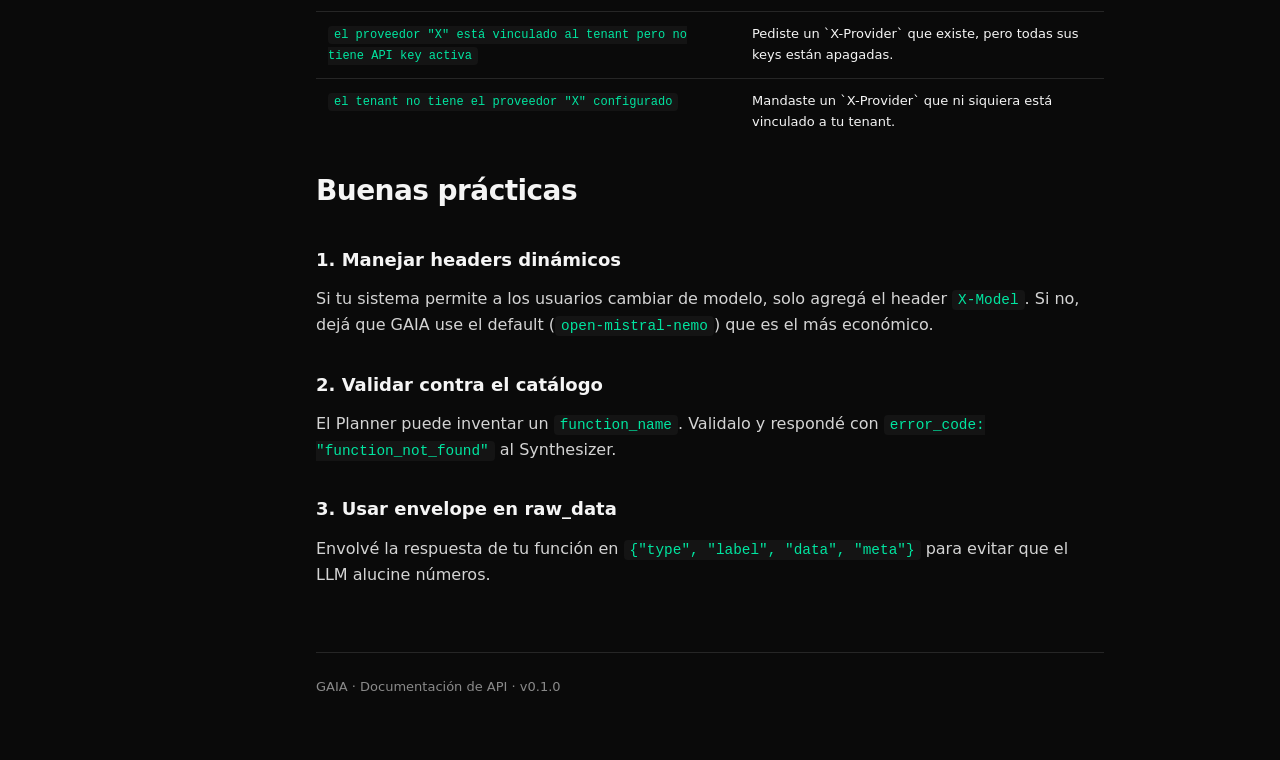
<file: internal/admin/templates/docs.html>
<!DOCTYPE html>
<html lang="es">
<head>
<meta charset="UTF-8">
<meta name="viewport" content="width=device-width, initial-scale=1.0">
<title>GAIA · Documentación API</title>
<style>
  * { box-sizing: border-box; margin: 0; padding: 0; }
  :root {
    --bg:#0A0A0A;--bg-side:#0F0F0F;--bg-card:#141414;--bg-code:#0D0D0D;
    --border:#262626;--text:#F5F5F5;--muted:#8A8A8A;--accent:#00E5A0;
    --accent-dim:#00B37A;--warn:#FFB347;--danger:#FF4D4D;
    --mono:ui-monospace,'JetBrains Mono',Consolas,monospace;
    --sans:-apple-system,system-ui,'Segoe UI',sans-serif;
  }
  body { font-family:var(--sans); background:var(--bg); color:var(--text);
    line-height:1.6; display:grid; grid-template-columns:260px 1fr; min-height:100vh; }
  .sidebar { background:var(--bg-side); padding:32px 0; position:sticky; top:0;
    height:100vh; overflow-y:auto; border-right:1px solid var(--border); }
  .brand { padding:0 24px 24px; border-bottom:1px solid var(--border); margin-bottom:24px; }
  .brand h1 { font-size:22px; font-weight:700; letter-spacing:-0.02em; }
  .brand p { font-size:12px; color:var(--muted); margin-top:4px; }
  .nav-group { padding:0 16px; margin-bottom:24px; }
  .nav-group h4 { font-size:10px; font-weight:700; text-transform:uppercase;
    letter-spacing:0.08em; color:var(--muted); padding:0 8px 8px; }
  .nav-group a { display:block; padding:8px 12px; color:var(--text);
    text-decoration:none; font-size:13px; border-radius:6px; transition:background 0.15s; }
  .nav-group a:hover { background:var(--bg-card); color:var(--accent); }
  main { max-width:900px; padding:48px 56px 96px; }
  h2 { font-size:28px; font-weight:700; letter-spacing:-0.02em;
    margin-bottom:8px; margin-top:56px; padding-top:32px; border-top:1px solid var(--border); }
  h2:first-of-type { margin-top:0; padding-top:0; border-top:none; }
  h3 { font-size:18px; font-weight:600; margin:32px 0 12px; }
  h4 { font-size:14px; font-weight:600; margin:20px 0 8px;
    color:var(--muted); text-transform:uppercase; letter-spacing:0.05em; }
  p { margin-bottom:16px; color:#D4D4D4; }
  ul { margin: 0 0 16px 0; padding-left: 22px; }
  li { padding: 3px 0; color: #D4D4D4; }
  a { color:var(--accent); text-decoration:none; }
  a:hover { text-decoration:underline; }
  code { font-family:var(--mono); font-size:0.9em; background:var(--bg-card);
    padding:2px 6px; border-radius:4px; color:var(--accent); }
  pre { background:var(--bg-code); border:1px solid var(--border); border-radius:8px;
    padding:16px 20px; overflow-x:auto; margin:12px 0 20px;
    font-family:var(--mono); font-size:13px; line-height:1.6; }
  pre code { background:transparent; padding:0; color:#E5E5E5; }
  .endpoint { background:var(--bg-card); border:1px solid var(--border);
    border-radius:10px; padding:20px 24px; margin-bottom:24px; }
  .endpoint-header { display:flex; align-items:center; gap:12px; margin-bottom:12px; }
  .method { font-family:var(--mono); font-size:11px; font-weight:700;
    padding:4px 10px; border-radius:4px; text-transform:uppercase; letter-spacing:0.05em; }
  .method.get { background:#1E3A8A; color:#BFDBFE; }
  .method.post { background:#166534; color:#BBF7D0; }
  .path { font-family:var(--mono); font-size:14px; color:var(--text); font-weight:500; }
  table { width:100%; border-collapse:collapse; margin:16px 0 24px; font-size:13px; }
  th { text-align:left; padding:10px 12px; background:var(--bg-card);
    font-weight:600; border-bottom:1px solid var(--border); font-family:var(--mono);
    font-size:11px; text-transform:uppercase; letter-spacing:0.05em; color:var(--muted); }
  td { padding:12px; border-bottom:1px solid var(--border); vertical-align:top; }
  td code { font-size:12px; }
  tr:last-child td { border-bottom:none; }
  .badge { display:inline-block; font-family:var(--mono); font-size:11px;
    font-weight:600; padding:2px 8px; border-radius:4px;
    text-transform:uppercase; letter-spacing:0.05em; }
  .badge.required { background:#7F1D1D; color:#FECACA; }
  .badge.optional { background:#1E3A8A; color:#BFDBFE; }
  .callout { border-left:3px solid var(--accent); background:var(--bg-card);
    padding:14px 20px; margin:20px 0; border-radius:0 6px 6px 0; font-size:14px; }
  .callout.warn { border-left-color:var(--warn); }
  .callout.danger { border-left-color:var(--danger); }
  .callout strong { color:var(--accent); }
  .callout.warn strong { color:var(--warn); }
  .callout.danger strong { color:var(--danger); }
  .diagram { background:var(--bg-code); border:1px solid var(--border);
    border-radius:8px; padding:20px; margin:20px 0; font-family:var(--mono);
    font-size:13px; color:#E5E5E5; overflow-x:auto; white-space:pre; line-height:1.7; }
  ::-webkit-scrollbar { width:8px; height:8px; }
  ::-webkit-scrollbar-track { background:var(--bg); }
  ::-webkit-scrollbar-thumb { background:var(--border); border-radius:4px; }
  ::-webkit-scrollbar-thumb:hover { background:#404040; }
  @media (max-width:768px) {
    body { grid-template-columns:1fr; }
    .sidebar { position:relative; height:auto; border-right:none; border-bottom:1px solid var(--border); }
    main { padding:24px 20px 64px; }
  }
</style>
</head>
<body>

<aside class="sidebar">
  <div class="brand">
    <h1>GAIA</h1>
    <p>Documentación de API</p>
  </div>
  <nav class="nav-group">
    <h4>Introducción</h4>
    <a href="#overview">Overview</a>
    <a href="#philosophy">Filosofía</a>
    <a href="#architecture">Arquitectura</a>
    <a href="#auth">Autenticación (BYOK)</a>
  </nav>
  <nav class="nav-group">
    <h4>Endpoints</h4>
    <a href="#health">GET /health</a>
    <a href="#analyze">POST /v1/:tenant/analyze</a>
    <a href="#normalize">POST /v1/:tenant/normalize</a>
    <a href="#synthesize">POST /v1/:tenant/synthesize</a>
  </nav>
  <nav class="nav-group">
    <h4>Guías</h4>
    <a href="#flow">Flujo completo</a>
    <a href="#envelope">Envelope de raw_data</a>
    <a href="#history">Manejo del historial</a>
    <a href="#errors">Códigos de error</a>
  </nav>
  <nav class="nav-group">
    <h4>Referencia</h4>
    <a href="#models">Modelos de datos</a>
    <a href="#functions">Vocabulario de funciones</a>
    <a href="#best-practices">Buenas prácticas</a>
  </nav>
</aside>

<main>

<!-- ==================== OVERVIEW ==================== -->
<section id="overview">
  <h2>GAIA · API</h2>
  <p>
    GAIA es un orquestador conversacional para sistemas empresariales.
    Convierte mensajes en lenguaje natural a instrucciones estructuradas,
    normaliza datos y genera respuestas naturales. Está diseñada para ser
    consumida por cualquier cliente (bot, ERP, CRM) en cualquier lenguaje.
  </p>
  <p>
    <strong>Base URL (desarrollo):</strong> <code>http://localhost:8080</code><br>
    <strong>Base URL (producción):</strong> <code>https://gaia.japo.click</code><br>
    <strong>Formato:</strong> JSON<br>
    <strong>Idioma del contrato:</strong> castellano (function_name y parámetros)
  </p>
</section>

<!-- ==================== FILOSOFÍA ==================== -->
<section id="philosophy">
  <h2>Filosofía</h2>
  <p><strong>GAIA piensa, el cliente actúa.</strong></p>
  <ul style="list-style:none;padding-left:0;">
    <li>✓ GAIA es <strong>stateless</strong>: no guarda sesiones.</li>
    <li>✓ GAIA <strong>no conoce</strong> las funciones del cliente.</li>
    <li>✓ GAIA <strong>no ejecuta</strong> código ni toca bases de datos.</li>
    <li>✓ El cliente es el <strong>agente</strong>: orquesta, ejecuta y mantiene el historial.</li>
    <li>✓ <strong>BYOK (Bring Your Own Key)</strong>: cada tenant usa sus propias API Keys del LLM.</li>
  </ul>
  <div class="callout">
    <strong>Implicancia clave:</strong> el cliente maneja el historial y el estado
    entre turnos. GAIA solo recibe lo que necesita para procesar cada request.
  </div>
</section>

<!-- ==================== ARQUITECTURA ==================== -->
<section id="architecture">
  <h2>Arquitectura</h2>
  <div class="diagram">
Usuario → Cliente → POST /v1/:tenant/analyze   → Planner      (¿qué quiere?)
                  → POST /v1/:tenant/normalize → Normalizer   (opcional)
                  → (cliente ejecuta la función real)
                  → POST /v1/:tenant/synthesize→ Synthesizer  (¿cómo lo digo?)
                  → Usuario</div>

  <h3>Componentes</h3>
  <table>
    <tr><th>Componente</th><th>Rol</th></tr>
    <tr>
      <td><strong>Planner</strong></td>
      <td>Analiza lenguaje natural. Devuelve <code>intent</code> (frase en castellano),
      <code>is_conversational</code>, <code>function_name</code>,
      <code>parameters</code> y <code>confidence</code>.</td>
    </tr>
    <tr>
      <td><strong>Normalizer</strong></td>
      <td>Convierte valores crudos (<code>"hoy"</code>, <code>"150 mil"</code>,
      <code>"sí"</code>) a formato estándar (ISO 8601, números, booleanos).
      No usa LLM: es determinístico.</td>
    </tr>
    <tr>
      <td><strong>Synthesizer</strong></td>
      <td>Redacta la respuesta final al usuario. Tiene 4 modos:
      <code>conversation</code>, <code>clarify</code>, <code>respond</code>,
      <code>error</code>.</td>
    </tr>
  </table>
</section>

<!-- ==================== AUTH ==================== -->
<section id="auth">
  <h2>Autenticación y Enrutamiento (BYOK)</h2>
  <p>
    Todas las llamadas a los endpoints <code>/v1/:tenant/...</code> requieren autenticación.
    El <strong>tenant</strong> (el cliente) se identifica en el path de la URL, y se valida
    con el token en el header <code>Authorization</code>.
  </p>
  
  <h3>Headers de Configuración</h3>
  <table>
    <tr><th>Header</th><th>Obligatorio</th><th>Descripción</th></tr>
    <tr>
      <td><code>Authorization</code></td>
      <td><span class="badge required">requerido</span></td>
      <td>Token del tenant: <code>Bearer gaia_sk_...</code>. Se genera desde el panel de administración.</td>
    </tr>
    <tr>
      <td><code>X-Provider</code></td>
      <td><span class="badge optional">condicional</span></td>
      <td>Nombre del LLM (ej: <code>mistral</code>). Obligatorio <strong>solo si</strong> el tenant tiene 2 o más proveedores con keys activas. Si tiene uno solo, se asume ese.</td>
    </tr>
    <tr>
      <td><code>X-Model</code></td>
      <td><span class="badge optional">opcional</span></td>
      <td>Modelo específico a usar (ej: <code>mistral-large-latest</code>). Si no se envía, se usa el default del proveedor (para Mistral es <code>open-mistral-nemo</code>).</td>
    </tr>
  </table>

  <div class="callout">
    <strong>BYOK (Bring Your Own Key):</strong> GAIA no usa variables de entorno globales.
    Las API keys del LLM se cargan desde el panel de administración y se asocian a cada tenant.
    GAIA las elige al azar entre las activas para balancear la carga y evita límites de cuota.
  </div>
</section>

<!-- ==================== HEALTH ==================== -->
<section id="health">
  <h2>Health check</h2>
  <div class="endpoint">
    <div class="endpoint-header">
      <span class="method get">GET</span>
      <span class="path">/health</span>
    </div>
    <p style="margin:0;">Verifica que el servidor está vivo. No requiere autenticación.</p>
  </div>
  <h4>Respuesta</h4>
  <pre><code>{
  "name": "GAIA",
  "status": "running",
  "version": "0.1.0"
}</code></pre>
</section>

<!-- ==================== ANALYZE ==================== -->
<section id="analyze">
  <h2>POST /v1/:tenant/analyze</h2>
  <p>
    Analiza el mensaje del usuario y devuelve la intención, el nombre de la
    función y los parámetros extraídos. El Planner <strong>no normaliza</strong>
    valores: los extrae crudos tal como el usuario los escribió.
  </p>

  <h4>Headers</h4>
  <pre><code>Authorization: Bearer gaia_sk_...
X-Provider: mistral (opcional/condicional)
X-Model: mistral-large-latest (opcional)</code></pre>

  <h4>Request body</h4>
  <table>
    <tr><th>Campo</th><th>Tipo</th><th>Obligatorio</th><th>Descripción</th></tr>
    <tr>
      <td><code>message</code></td><td>string</td>
      <td><span class="badge required">requerido</span></td>
      <td>Mensaje del usuario en lenguaje natural.</td>
    </tr>
    <tr>
      <td><code>session_id</code></td><td>string</td>
      <td><span class="badge optional">opcional</span></td>
      <td>Identificador de la conversación. Útil para logs. GAIA no lo persiste.</td>
    </tr>
    <tr>
      <td><code>function_name</code></td><td>string</td>
      <td><span class="badge optional">opcional</span></td>
      <td>Función pendiente del turno anterior (slot filling).</td>
    </tr>
    <tr>
      <td><code>data_slots</code></td><td>object</td>
      <td><span class="badge optional">opcional</span></td>
      <td>Slots acumulados. Un valor <code>null</code> indica "falta este dato".</td>
    </tr>
    <tr>
      <td><code>history</code></td><td>array</td>
      <td><span class="badge optional">opcional</span></td>
      <td>Últimos turnos (máx. 6 entradas) para dar contexto.</td>
    </tr>
  </table>

  <h4>Ejemplo de request</h4>
  <pre><code>POST /v1/demo/analyze
Authorization: Bearer gaia_sk_108a2...
X-Provider: mistral
Content-Type: application/json

{
  "message": "cuanto facture hoy",
  "session_id": "abc-123",
  "history": []
}</code></pre>

  <h4>Response</h4>
  <table>
    <tr><th>Campo</th><th>Tipo</th><th>Descripción</th></tr>
    <tr>
      <td><code>intent</code></td><td>string</td>
      <td>Frase completa en castellano que resume qué quiere el usuario.</td>
    </tr>
    <tr>
      <td><code>is_conversational</code></td><td>boolean</td>
      <td><code>true</code> si es charla casual.</td>
    </tr>
    <tr>
      <td><code>function_name</code></td><td>string</td>
      <td>Función sugerida en castellano snake_case.</td>
    </tr>
    <tr>
      <td><code>parameters</code></td><td>object</td>
      <td>Valores crudos extraídos del mensaje. Sin normalizar.</td>
    </tr>
    <tr>
      <td><code>confidence</code></td><td>number</td>
      <td>Nivel de confianza (0.0 a 1.0).</td>
    </tr>
    <tr>
      <td><code>original_input</code></td><td>string</td>
      <td>El mensaje original tal como llegó.</td>
    </tr>
  </table>

  <h4>Ejemplo de response</h4>
  <pre><code>{
  "intent": "El usuario quiere saber cuánto se facturó hoy",
  "is_conversational": false,
  "function_name": "obtener_facturacion_diaria",
  "parameters": {"fecha": "hoy"},
  "confidence": 0.95,
  "original_input": "cuanto facture hoy"
}</code></pre>
</section>

<!-- ==================== NORMALIZE ==================== -->
<section id="normalize">
  <h2>POST /v1/:tenant/normalize</h2>
  <p>
    Convierte valores crudos a formato estándar. Es <strong>opcional</strong>.
    No usa LLM ni requiere API keys, pero sí requiere autenticación del tenant en el path.
  </p>

  <h4>Qué normaliza (real)</h4>
  <table>
    <tr><th>Tipo</th><th>Entrada</th><th>Salida</th></tr>
    <tr>
      <td>Fecha relativa</td>
      <td><code>"hoy"</code>, <code>"ayer"</code>, <code>"mañana"</code></td>
      <td><code>"2026-11-10"</code> (string ISO)</td>
    </tr>
    <tr>
      <td>Día de semana</td>
      <td><code>"el lunes"</code>, <code>"lunes"</code></td>
      <td><code>"2026-11-16"</code> (próximo día)</td>
    </tr>
    <tr>
      <td>Número con multiplicador</td>
      <td><code>"150 mil"</code>, <code>"1.5M"</code>, <code>"2 B"</code></td>
      <td><code>150000</code>, <code>1500000</code>, <code>2000000000</code></td>
    </tr>
    <tr>
      <td>Booleano</td>
      <td><code>"sí"</code>, <code>"si"</code>, <code>"no"</code>, <code>"true"</code></td>
      <td><code>true</code> / <code>false</code></td>
    </tr>
  </table>

  <h4>Request body</h4>
  <table>
    <tr><th>Campo</th><th>Tipo</th><th>Obligatorio</th><th>Descripción</th></tr>
    <tr>
      <td><code>parameters</code></td><td>object</td>
      <td><span class="badge required">requerido</span></td>
      <td>Parámetros crudos a normalizar.</td>
    </tr>
  </table>

  <h4>Ejemplo de request</h4>
  <pre><code>POST /v1/demo/normalize
Authorization: Bearer gaia_sk_108a2...
Content-Type: application/json

{
  "parameters": {
    "fecha": "el lunes",
    "monto": "150 mil",
    "is_active": "sí"
  }
}</code></pre>

  <h4>Ejemplo de response</h4>
  <pre><code>{
  "parameters": {
    "fecha": "2026-11-16",
    "monto": 150000,
    "is_active": true
  },
  "normalized": ["fecha", "monto", "is_active"],
  "not_normalized": []
}</code></pre>
</section>

<!-- ==================== SYNTHESIZE ==================== -->
<section id="synthesize">
  <h2>POST /v1/:tenant/synthesize</h2>
  <p>
    Redacta la respuesta final al usuario. Decide el modo automáticamente
    según los datos que recibe.
  </p>

  <h4>Headers</h4>
  <pre><code>Authorization: Bearer gaia_sk_...
X-Provider: mistral (opcional/condicional)
X-Model: mistral-large-latest (opcional)</code></pre>

  <h4>Modos automáticos (lógica real)</h4>
  <table>
    <tr><th>Modo</th><th>Condición</th><th>Ejemplo de respuesta</th></tr>
    <tr>
      <td><code>conversation</code></td>
      <td><code>is_conversational: true</code> <em>o</em> (sin raw_data, sin slots nulos, confidence ≥ 0.7)</td>
      <td>"¡Hola! ¿En qué te ayudo?"</td>
    </tr>
    <tr>
      <td><code>clarify</code></td>
      <td>Sin raw_data y (hay <code>data_slots</code> con valor <code>null</code> <em>o</em> confidence &lt; 0.7)</td>
      <td>"¿Para qué fecha querés la cita?"</td>
    </tr>
    <tr>
      <td><code>respond</code></td>
      <td>Hay <code>raw_data</code> y no es error</td>
      <td>"Hoy facturaste Gs 126.825.000."</td>
    </tr>
    <tr>
      <td><code>error</code></td>
      <td><code>error_code</code> presente</td>
      <td>"No pude completar la operación..."</td>
    </tr>
  </table>

  <h4>Request body</h4>
  <table>
    <tr><th>Campo</th><th>Tipo</th><th>Obligatorio</th><th>Descripción</th></tr>
    <tr>
      <td><code>original_message</code></td><td>string</td>
      <td><span class="badge required">requerido</span></td>
      <td>Mensaje original del usuario.</td>
    </tr>
    <tr>
      <td><code>intent</code></td><td>string</td>
      <td><span class="badge required">requerido</span></td>
      <td>Intención que devolvió el Planner.</td>
    </tr>
    <tr>
      <td><code>function_name</code></td><td>string</td>
      <td><span class="badge optional">opcional</span></td>
      <td>Función que se ejecutó (o se intentó ejecutar).</td>
    </tr>
    <tr>
      <td><code>is_conversational</code></td><td>boolean</td>
      <td><span class="badge optional">opcional</span></td>
      <td>Si es <code>true</code>, fuerza modo <code>conversation</code>.</td>
    </tr>
    <tr>
      <td><code>parameters</code></td><td>object</td>
      <td><span class="badge optional">opcional</span></td>
      <td>Parámetros usados (idealmente normalizados).</td>
    </tr>
    <tr>
      <td><code>data_slots</code></td><td>object</td>
      <td><span class="badge optional">opcional</span></td>
      <td>Slots del turno. Un valor <code>null</code> dispara modo <code>clarify</code>.</td>
    </tr>
    <tr>
      <td><code>raw_data</code></td><td>string</td>
      <td><span class="badge optional">opcional</span></td>
      <td>Datos crudos del ERP. Si está → modo <code>respond</code>.</td>
    </tr>
    <tr>
      <td><code>error_code</code></td><td>string</td>
      <td><span class="badge optional">opcional</span></td>
      <td>Forzar modo <code>error</code> (<code>function_not_found</code>, <code>timeout</code>, etc).</td>
    </tr>
    <tr>
      <td><code>confidence</code></td><td>number</td>
      <td><span class="badge optional">opcional</span></td>
      <td>Confianza del Planner. &lt; 0.7 dispara <code>clarify</code>.</td>
    </tr>
  </table>

  <h4>Response</h4>
  <table>
    <tr><th>Campo</th><th>Tipo</th><th>Descripción</th></tr>
    <tr>
      <td><code>response</code></td><td>string</td>
      <td>Texto natural para mostrar al usuario.</td>
    </tr>
    <tr>
      <td><code>history_entry</code></td><td>object</td>
      <td>Entrada lista para agregar al historial del cliente.</td>
    </tr>
    <tr>
      <td><code>mode</code></td><td>string</td>
      <td><code>conversation</code>, <code>clarify</code>, <code>respond</code> o <code>error</code>.</td>
    </tr>
  </table>
</section>

<!-- ==================== ENVELOPE ==================== -->
<section id="envelope">
  <h2>Envelope de raw_data</h2>
  <p>
    El campo <code>raw_data</code> acepta cualquier string. Si le pasás un
    <strong>envelope</strong> JSON, el Synthesizer extrae la información de forma
    estructurada y la usa para redactar mejor la respuesta.
  </p>
  <pre><code>{
  "type":  "currency",
  "label": "Facturación de hoy",
  "data":  126825000,
  "meta":  {"unit": "Gs"}
}</code></pre>
</section>

<!-- ==================== FLUJO ==================== -->
<section id="flow">
  <h2>Flujo completo de un turno</h2>
  <div class="diagram">
1. Usuario escribe un mensaje

2. Cliente → POST /v1/:tenant/analyze
   → {intent, is_conversational, function_name, parameters, confidence}

3. Cliente:
   a. Verifica si function_name existe en su catálogo
   b. Si faltan datos → POST /v1/:tenant/synthesize (modo clarify)
   c. Si no faltan → ejecuta la función real → obtiene raw_data

4. Cliente → (opcional) POST /v1/:tenant/normalize

5. Cliente → POST /v1/:tenant/synthesize (con raw_data o error_code)
   → {response, history_entry, mode}</div>
</section>

<!-- ==================== HISTORIAL ==================== -->
<section id="history">
  <h2>Manejo del historial</h2>
  <p>
    El cliente es responsable de mantener el historial y enviarlo en cada
    request. Máximo <strong>6 entradas</strong>.
  </p>
  <pre><code>{
  "history": [
    {"role": "user", "content": "quiero una cita", "timestamp": "2026-11-10T10:00:00Z"},
    {"role": "assistant", "summary": "pedí doctor, fecha", "timestamp": "2026-11-10T10:00:02Z"}
  ]
}</code></pre>
</section>

<!-- ==================== ERRORES ==================== -->
<section id="errors">
  <h2>Códigos de error</h2>

  <h3>Códigos HTTP</h3>
  <table>
    <tr><th>Código</th><th>Significado</th></tr>
    <tr><td><code>200</code></td><td>OK.</td></tr>
    <tr><td><code>400</code></td><td>Request inválido o error de configuración del tenant (ej: falta key).</td></tr>
    <tr><td><code>401</code></td><td>Token inválido o no enviado en el header Authorization.</td></tr>
    <tr><td><code>429</code></td><td>Rate limit alcanzado en Mistral (u otro proveedor).</td></tr>
    <tr><td><code>502</code></td><td>Error de autenticación con el proveedor LLM (API key revocada).</td></tr>
    <tr><td><code>503</code></td><td>Error de conexión con el proveedor LLM.</td></tr>
  </table>

  <h3>Errores de configuración (HTTP 400)</h3>
  <table>
    <tr><th>Mensaje</th><th>Causa</th></tr>
    <tr>
      <td><code>el tenant no tiene ningún proveedor con API key activa configurada</code></td>
      <td>No hay keys cargadas en el panel de administración.</td>
    </tr>
    <tr>
      <td><code>el tenant tiene múltiples proveedores activos; especificá el header X-Provider</code></td>
      <td>Tenés 2+ providers vinculados con keys y no enviaste el header.</td>
    </tr>
    <tr>
      <td><code>el proveedor "X" está vinculado al tenant pero no tiene API key activa</code></td>
      <td>Pediste un `X-Provider` que existe, pero todas sus keys están apagadas.</td>
    </tr>
    <tr>
      <td><code>el tenant no tiene el proveedor "X" configurado</code></td>
      <td>Mandaste un `X-Provider` que ni siquiera está vinculado a tu tenant.</td>
    </tr>
  </table>
</section>

<!-- ==================== BEST PRACTICES ==================== -->
<section id="best-practices">
  <h2>Buenas prácticas</h2>

  <h3>1. Manejar headers dinámicos</h3>
  <p>
    Si tu sistema permite a los usuarios cambiar de modelo, solo agregá el header <code>X-Model</code>.
    Si no, dejá que GAIA use el default (<code>open-mistral-nemo</code>) que es el más económico.
  </p>

  <h3>2. Validar contra el catálogo</h3>
  <p>
    El Planner puede inventar un <code>function_name</code>. Validalo y respondé con
    <code>error_code: "function_not_found"</code> al Synthesizer.
  </p>

  <h3>3. Usar envelope en raw_data</h3>
  <p>
    Envolvé la respuesta de tu función en <code>{"type", "label", "data", "meta"}</code>
    para evitar que el LLM alucine números.
  </p>
</section>

<footer style="margin-top:64px;padding-top:24px;border-top:1px solid var(--border);color:var(--muted);font-size:13px;">
  GAIA · Documentación de API · v0.1.0
</footer>

</main>
</body>
</html>
</file>
